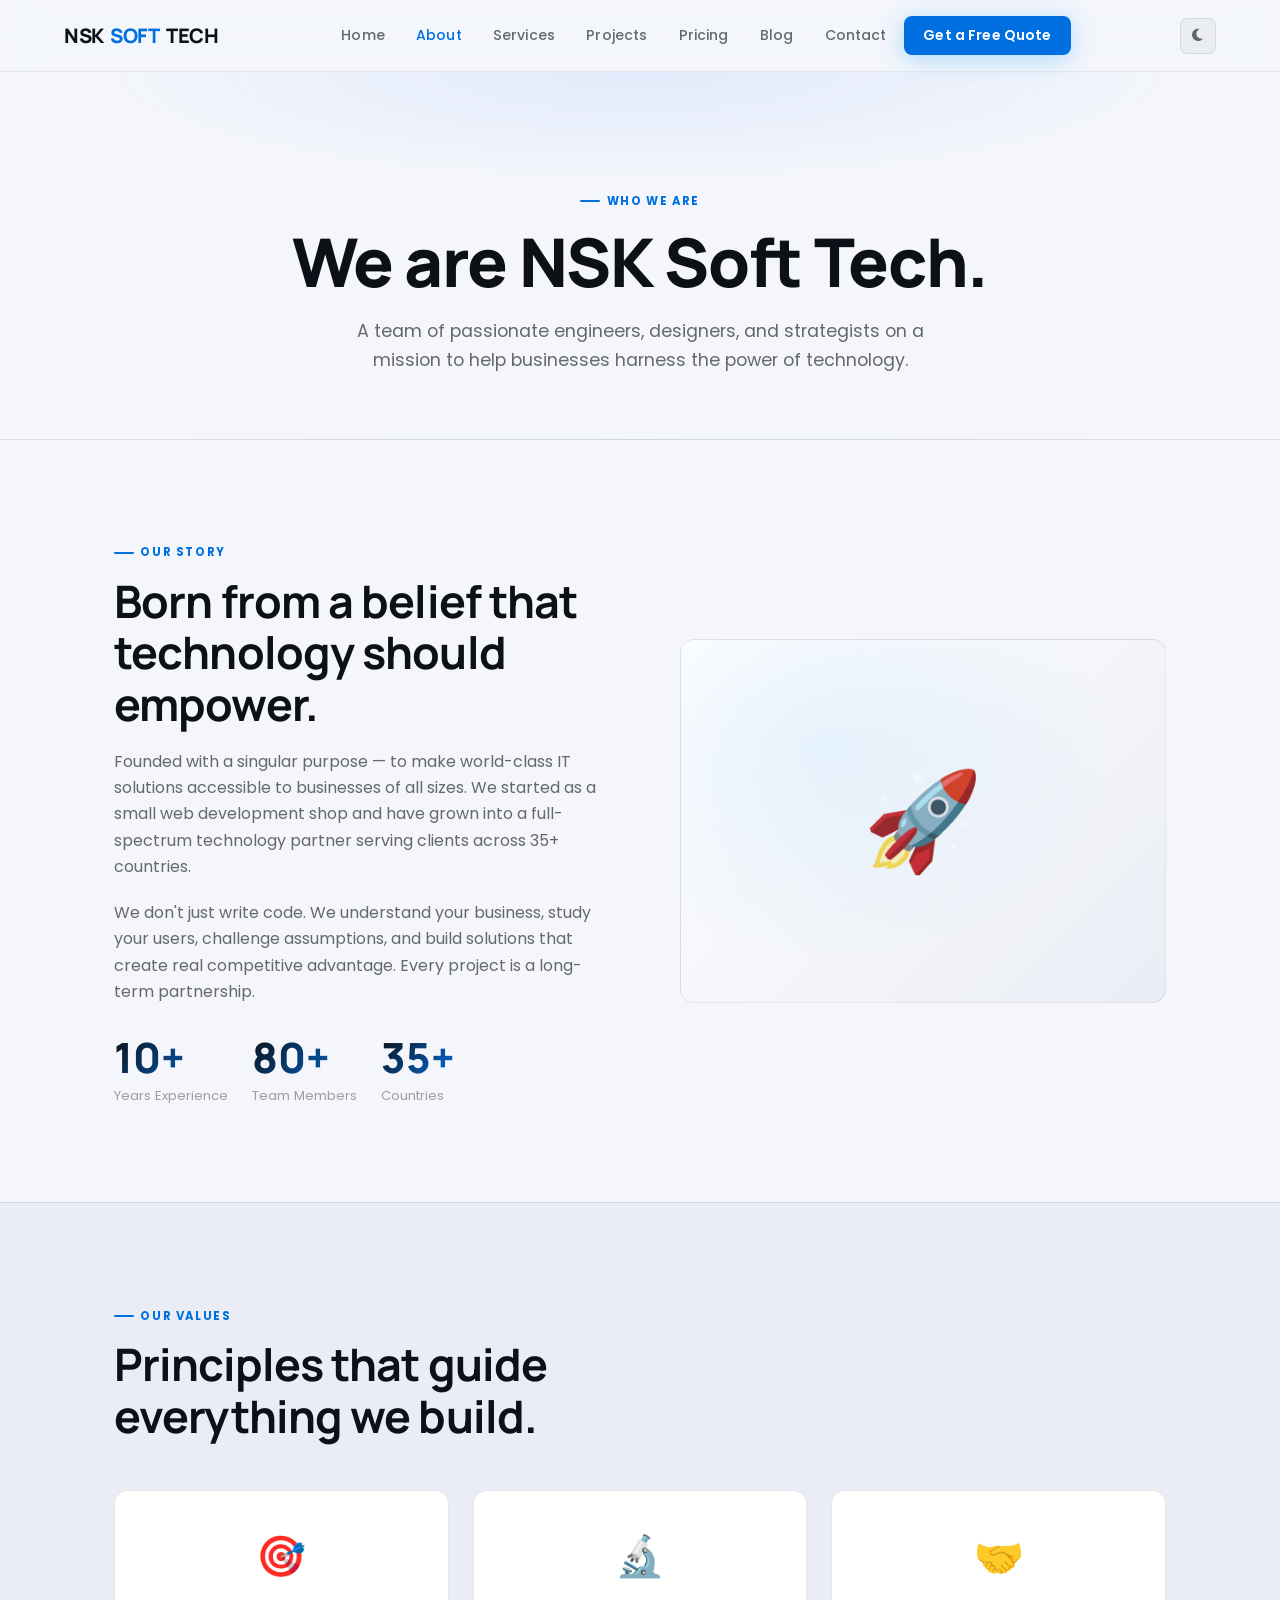
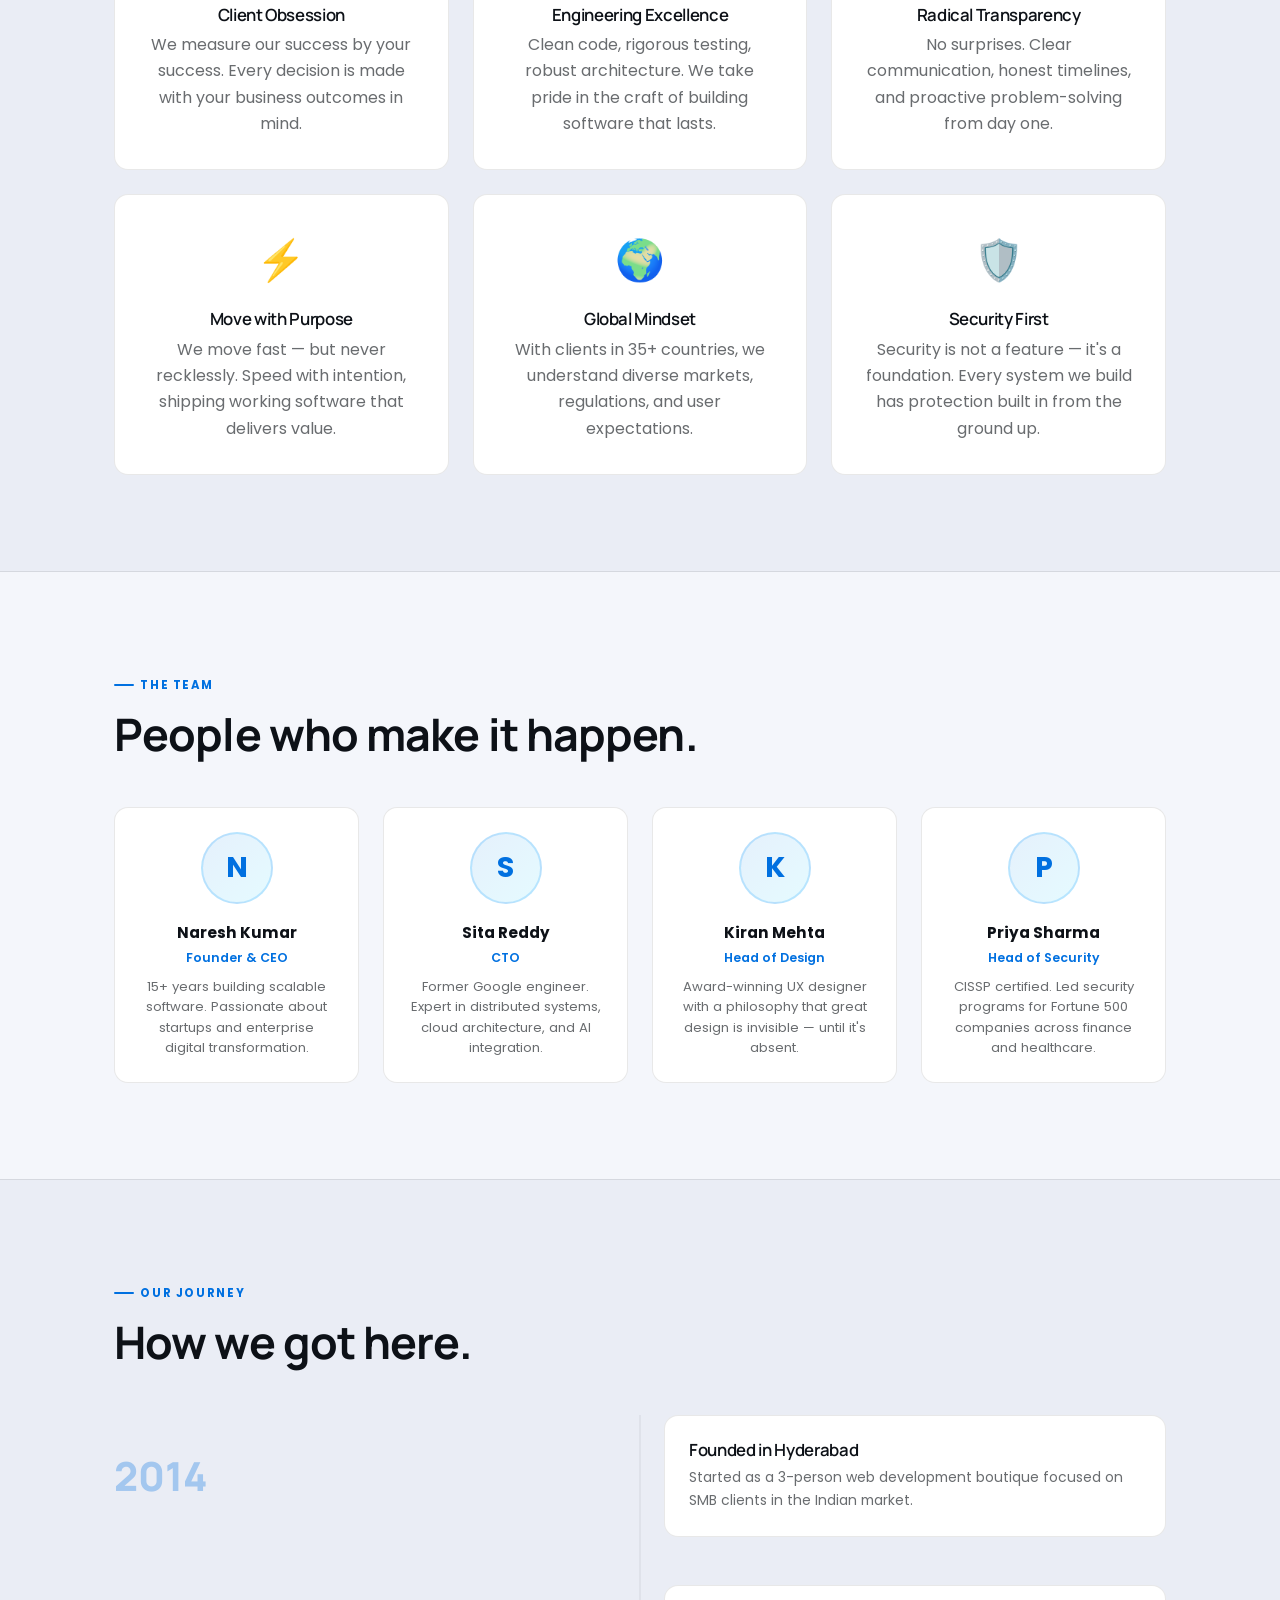
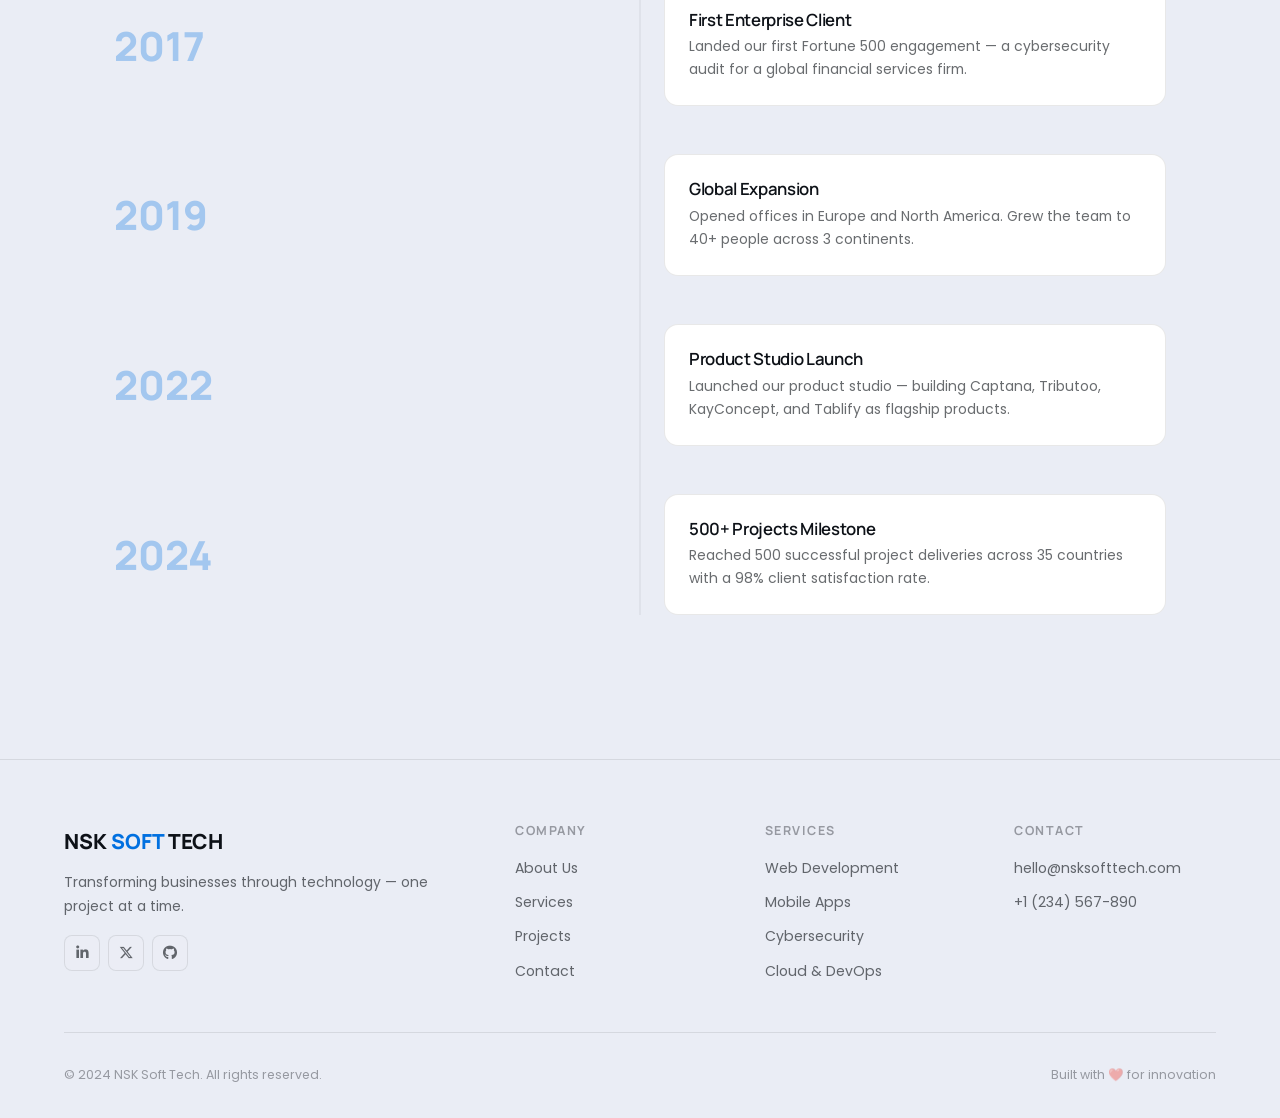
<file: about.html>
<!DOCTYPE html>
<html lang="en" class="light">
<head>
<meta charset="UTF-8">
<meta name="viewport" content="width=device-width, initial-scale=1.0">
<title>About Us – NSK Soft Tech</title>
<link rel="stylesheet" href="style.css">
<link rel="stylesheet" href="https://cdnjs.cloudflare.com/ajax/libs/font-awesome/6.5.0/css/all.min.css">
<style>
.page-hero { padding:7rem 0 4rem; background:radial-gradient(ellipse 70% 50% at 50% 0%, rgba(0,100,255,0.08) 0%, transparent 60%); border-bottom:1px solid var(--border); text-align:center; }
.page-hero .label { justify-content:center; }
.page-hero h1 { margin-bottom:1rem; }
.page-hero p { max-width:580px; margin:0 auto; font-size:1.1rem; }

.story-grid { display:grid; grid-template-columns:1fr 1fr; gap:5rem; align-items:center; }
.story-img {
  border-radius:var(--radius); overflow:hidden;
  background:linear-gradient(135deg,var(--surface),var(--bg2));
  border:1px solid var(--border); aspect-ratio:4/3;
  display:flex; align-items:center; justify-content:center; font-size:6rem;
  position:relative;
}
.story-img::after {
  content:''; position:absolute; inset:0;
  background:radial-gradient(ellipse at 30% 30%, rgba(0,148,255,0.08) 0%, transparent 60%);
}

.values-grid { display:grid; grid-template-columns:repeat(3,1fr); gap:1.5rem; margin-top:3rem; }
.value-card { border:1px solid var(--border); border-radius:var(--radius); padding:2rem; background:var(--surface); text-align:center; }
.value-icon { font-size:2.5rem; margin-bottom:1rem; display:block; }
.value-card h4 { margin-bottom:0.5rem; }

.team-grid { display:grid; grid-template-columns:repeat(4,1fr); gap:1.5rem; margin-top:3rem; }
.team-card { background:var(--surface); border:1px solid var(--border); border-radius:var(--radius); padding:1.5rem; text-align:center; transition:all var(--transition); }
.team-card:hover { border-color:var(--border-glow); transform:translateY(-3px); }
.team-avatar { width:72px; height:72px; border-radius:50%; background:linear-gradient(135deg,var(--blue-glow),rgba(0,212,255,0.1)); border:2px solid rgba(0,148,255,0.2); margin:0 auto 1rem; display:flex; align-items:center; justify-content:center; font-size:1.8rem; font-weight:700; color:var(--blue); }
.team-name { font-weight:700; font-size:0.95rem; margin-bottom:0.2rem; }
.team-role { font-size:0.78rem; color:var(--blue); font-weight:600; }
.team-bio { font-size:0.82rem; color:var(--text-muted); margin-top:0.5rem; line-height:1.55; }

.timeline { margin-top:3rem; position:relative; }
.timeline::before { content:''; position:absolute; left:50%; top:0; bottom:0; width:1px; background:var(--border); transform:translateX(-50%); }
.timeline-item { display:grid; grid-template-columns:1fr 1fr; gap:3rem; margin-bottom:3rem; align-items:center; }
.timeline-item:nth-child(even) .tl-content { order:2; }
.timeline-item:nth-child(even) .tl-year { order:1; text-align:right; }
.tl-year { font-family:'Manrope',sans-serif; font-size:2.5rem; font-weight:800; color:var(--blue); opacity:0.3; }
.tl-content { background:var(--surface); border:1px solid var(--border); border-radius:var(--radius); padding:1.5rem; }
.tl-content h4 { margin-bottom:0.4rem; }
.tl-content p { font-size:0.87rem; }
</style>
</head>
<body>
<nav id="navbar">
  <a href="index.html" class="nav-logo">NSK <span>SOFT</span> TECH</a>
  <ul class="nav-links">
    <li><a href="index.html">Home</a></li>
    <li><a href="about.html" class="active">About</a></li>
    <li><a href="services.html">Services</a></li>
    <li><a href="projects.html">Projects</a></li>
    <li><a href="pricing.html">Pricing</a></li>
    <li><a href="blog.html">Blog</a></li>
    <li><a href="contact.html">Contact</a></li>
    <li class="nav-cta-wrap"><a href="contact.html" class="btn btn-primary nav-cta">Get a Free Quote</a></li>
  </ul>
  <div style="display:flex;align-items:center;gap:0.5rem;">
    <button class="theme-toggle" id="themeToggle" onclick="toggleTheme()" aria-label="Toggle dark mode" title="Toggle dark / light mode"><i class="fas fa-moon" id="themeIcon"></i></button>
    <button class="nav-mobile-btn" onclick="toggleMobileMenu()"><i class="fas fa-bars"></i></button>
  </div>
</nav>
<div class="nav-mobile-menu" id="mobileMenu">
  <a href="index.html">Home</a><a href="about.html">About</a><a href="services.html">Services</a>
  <a href="projects.html">Projects</a><a href="pricing.html">Pricing</a>
  <a href="blog.html">Blog</a><a href="contact.html">Contact</a>
</div>

<main>
<div class="page-hero">
  <div class="container anim-up">
    <div class="label">Who We Are</div>
    <h1>We are NSK Soft Tech.</h1>
    <p>A team of passionate engineers, designers, and strategists on a mission to help businesses harness the power of technology.</p>
  </div>
</div>

<!-- STORY -->
<section>
  <div class="container">
    <div class="story-grid">
      <div class="reveal">
        <div class="label">Our Story</div>
        <h2>Born from a belief that technology should empower.</h2>
        <p style="margin:1.2rem 0">Founded with a singular purpose — to make world-class IT solutions accessible to businesses of all sizes. We started as a small web development shop and have grown into a full-spectrum technology partner serving clients across 35+ countries.</p>
        <p>We don't just write code. We understand your business, study your users, challenge assumptions, and build solutions that create real competitive advantage. Every project is a long-term partnership.</p>
        <div style="display:flex;gap:1.5rem;margin-top:2rem;flex-wrap:wrap">
          <div><div class="stat-num">10+</div><div class="stat-label">Years Experience</div></div>
          <div><div class="stat-num">80+</div><div class="stat-label">Team Members</div></div>
          <div><div class="stat-num">35+</div><div class="stat-label">Countries</div></div>
        </div>
      </div>
      <div class="story-img reveal">🚀</div>
    </div>
  </div>
</section>

<!-- MISSION & VALUES -->
<section style="background:var(--bg2);border-top:1px solid var(--border);border-bottom:1px solid var(--border)">
  <div class="container">
    <div class="label reveal">Our Values</div>
    <h2 class="reveal">Principles that guide<br>everything we build.</h2>
    <div class="values-grid">
      <div class="value-card reveal">
        <span class="value-icon">🎯</span>
        <h4>Client Obsession</h4>
        <p>We measure our success by your success. Every decision is made with your business outcomes in mind.</p>
      </div>
      <div class="value-card reveal">
        <span class="value-icon">🔬</span>
        <h4>Engineering Excellence</h4>
        <p>Clean code, rigorous testing, robust architecture. We take pride in the craft of building software that lasts.</p>
      </div>
      <div class="value-card reveal">
        <span class="value-icon">🤝</span>
        <h4>Radical Transparency</h4>
        <p>No surprises. Clear communication, honest timelines, and proactive problem-solving from day one.</p>
      </div>
      <div class="value-card reveal">
        <span class="value-icon">⚡</span>
        <h4>Move with Purpose</h4>
        <p>We move fast — but never recklessly. Speed with intention, shipping working software that delivers value.</p>
      </div>
      <div class="value-card reveal">
        <span class="value-icon">🌍</span>
        <h4>Global Mindset</h4>
        <p>With clients in 35+ countries, we understand diverse markets, regulations, and user expectations.</p>
      </div>
      <div class="value-card reveal">
        <span class="value-icon">🛡️</span>
        <h4>Security First</h4>
        <p>Security is not a feature — it's a foundation. Every system we build has protection built in from the ground up.</p>
      </div>
    </div>
  </div>
</section>

<!-- TEAM -->
<section>
  <div class="container">
    <div class="label reveal">The Team</div>
    <h2 class="reveal">People who make it happen.</h2>
    <div class="team-grid">
      <div class="team-card reveal">
        <div class="team-avatar">N</div>
        <div class="team-name">Naresh Kumar</div>
        <div class="team-role">Founder & CEO</div>
        <div class="team-bio">15+ years building scalable software. Passionate about startups and enterprise digital transformation.</div>
      </div>
      <div class="team-card reveal">
        <div class="team-avatar">S</div>
        <div class="team-name">Sita Reddy</div>
        <div class="team-role">CTO</div>
        <div class="team-bio">Former Google engineer. Expert in distributed systems, cloud architecture, and AI integration.</div>
      </div>
      <div class="team-card reveal">
        <div class="team-avatar">K</div>
        <div class="team-name">Kiran Mehta</div>
        <div class="team-role">Head of Design</div>
        <div class="team-bio">Award-winning UX designer with a philosophy that great design is invisible — until it's absent.</div>
      </div>
      <div class="team-card reveal">
        <div class="team-avatar">P</div>
        <div class="team-name">Priya Sharma</div>
        <div class="team-role">Head of Security</div>
        <div class="team-bio">CISSP certified. Led security programs for Fortune 500 companies across finance and healthcare.</div>
      </div>
    </div>
  </div>
</section>

<!-- TIMELINE -->
<section style="background:var(--bg2);border-top:1px solid var(--border)">
  <div class="container">
    <div class="label reveal">Our Journey</div>
    <h2 class="reveal">How we got here.</h2>
    <div class="timeline">
      <div class="timeline-item reveal">
        <div class="tl-year">2014</div>
        <div class="tl-content"><h4>Founded in Hyderabad</h4><p>Started as a 3-person web development boutique focused on SMB clients in the Indian market.</p></div>
      </div>
      <div class="timeline-item reveal">
        <div class="tl-content"><h4>First Enterprise Client</h4><p>Landed our first Fortune 500 engagement — a cybersecurity audit for a global financial services firm.</p></div>
        <div class="tl-year" style="text-align:left">2017</div>
      </div>
      <div class="timeline-item reveal">
        <div class="tl-year">2019</div>
        <div class="tl-content"><h4>Global Expansion</h4><p>Opened offices in Europe and North America. Grew the team to 40+ people across 3 continents.</p></div>
      </div>
      <div class="timeline-item reveal">
        <div class="tl-content"><h4>Product Studio Launch</h4><p>Launched our product studio — building Captana, Tributoo, KayConcept, and Tablify as flagship products.</p></div>
        <div class="tl-year" style="text-align:left">2022</div>
      </div>
      <div class="timeline-item reveal">
        <div class="tl-year">2024</div>
        <div class="tl-content"><h4>500+ Projects Milestone</h4><p>Reached 500 successful project deliveries across 35 countries with a 98% client satisfaction rate.</p></div>
      </div>
    </div>
  </div>
</section>

</main>

<footer>
  <div class="footer-grid">
    <div class="footer-brand"><div class="brand">NSK <span>SOFT</span> TECH</div><p>Transforming businesses through technology — one project at a time.</p><div class="social-links"><a href="#" class="social-btn"><i class="fab fa-linkedin-in"></i></a><a href="#" class="social-btn"><i class="fab fa-x-twitter"></i></a><a href="#" class="social-btn"><i class="fab fa-github"></i></a></div></div>
    <div class="footer-col"><h5>Company</h5><ul><li><a href="about.html">About Us</a></li><li><a href="services.html">Services</a></li><li><a href="projects.html">Projects</a></li><li><a href="contact.html">Contact</a></li></ul></div>
    <div class="footer-col"><h5>Services</h5><ul><li><a href="services.html">Web Development</a></li><li><a href="services.html">Mobile Apps</a></li><li><a href="services.html">Cybersecurity</a></li><li><a href="services.html">Cloud & DevOps</a></li></ul></div>
    <div class="footer-col"><h5>Contact</h5><ul><li><a href="mailto:hello@nsksofttech.com">hello@nsksofttech.com</a></li><li><a href="tel:+1234567890">+1 (234) 567-890</a></li></ul></div>
  </div>
  <div class="footer-bottom"><span>© 2024 NSK Soft Tech. All rights reserved.</span><span>Built with ❤️ for innovation</span></div>
</footer>
<script src="main.js"></script>
</body>
</html>
</file>
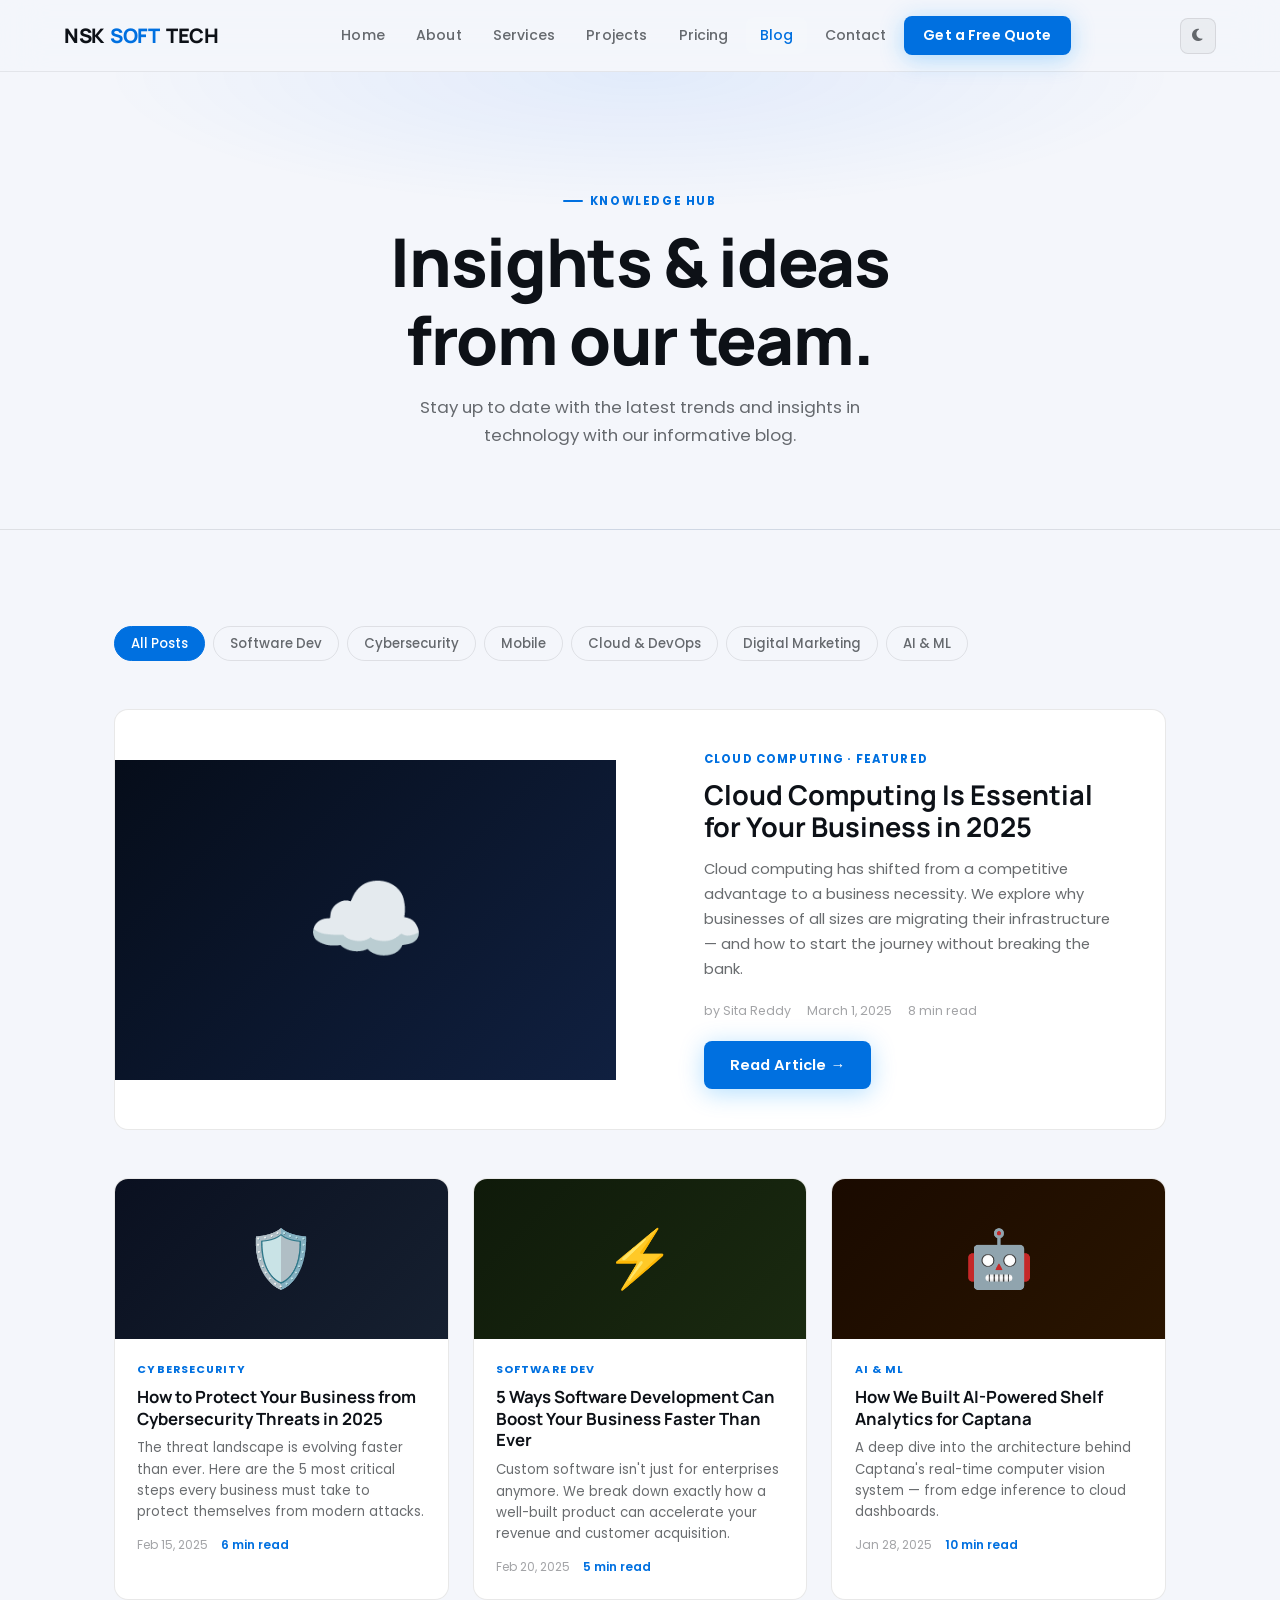
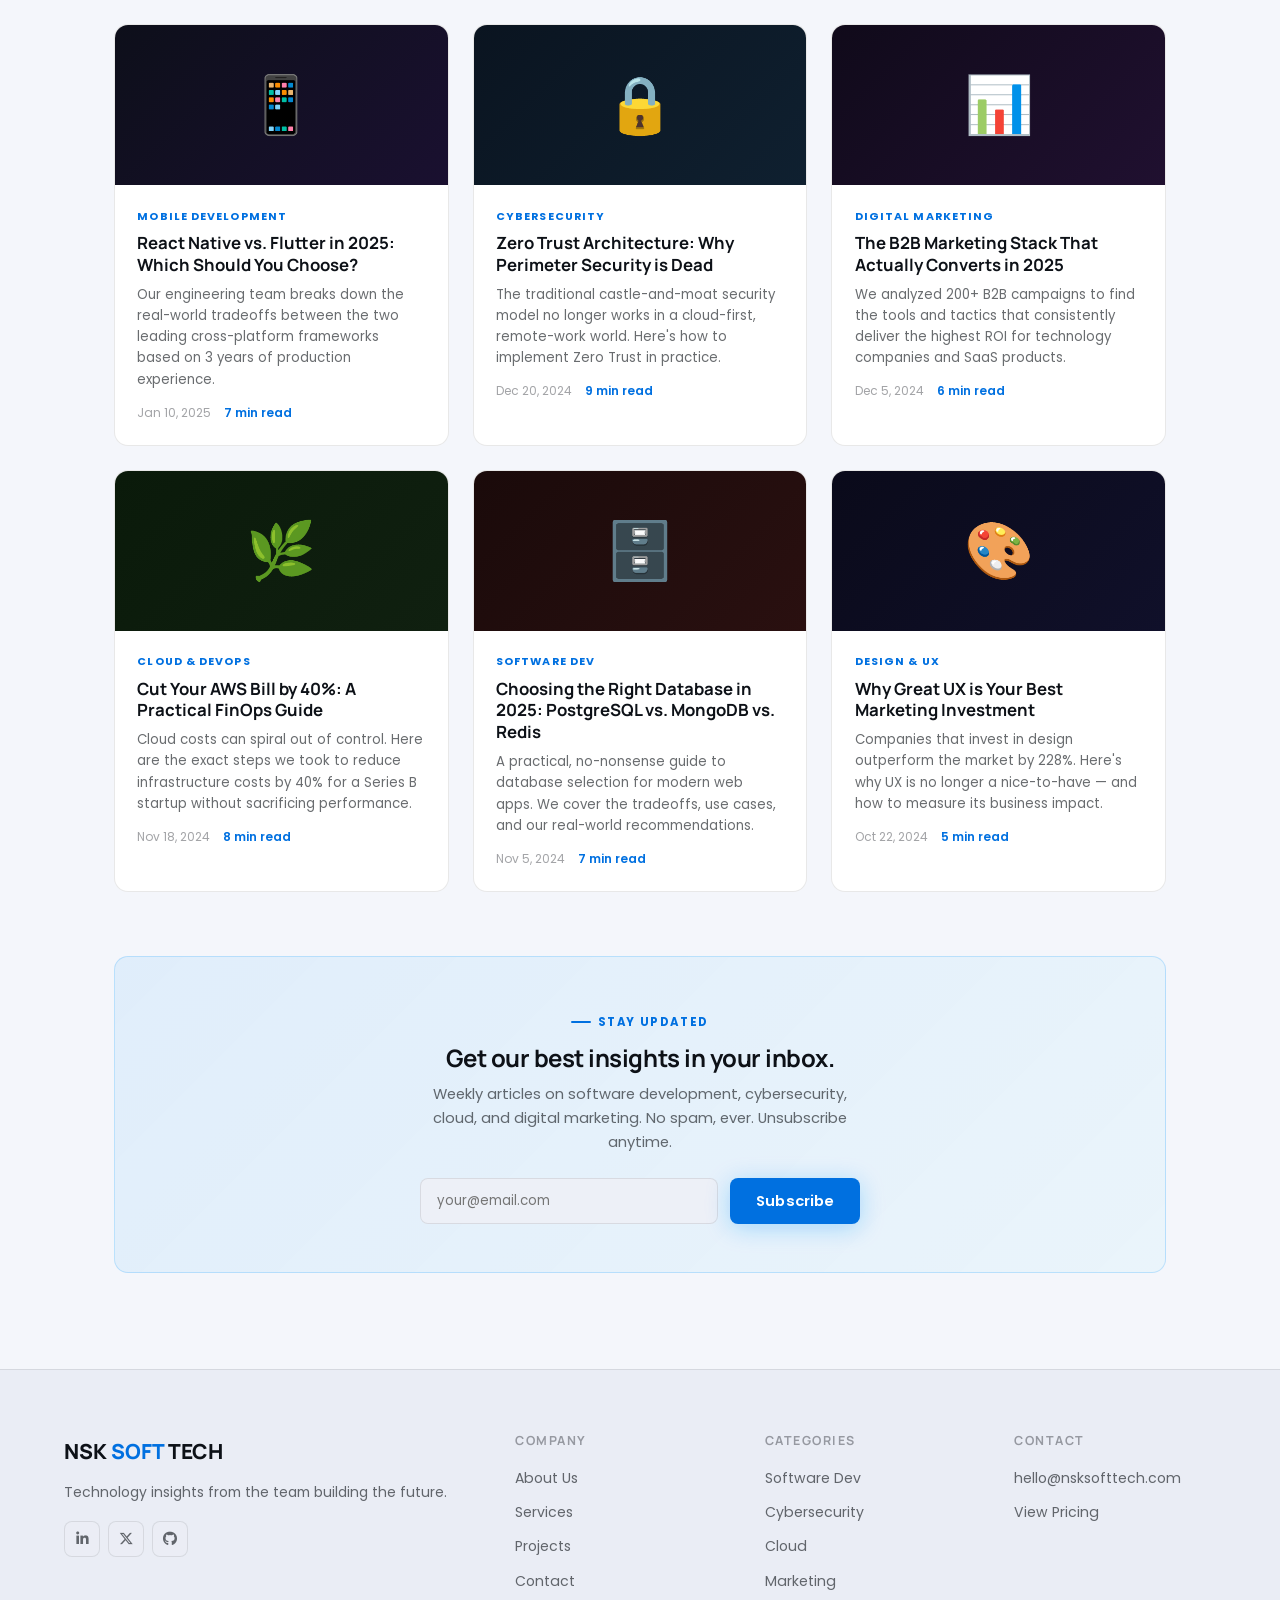
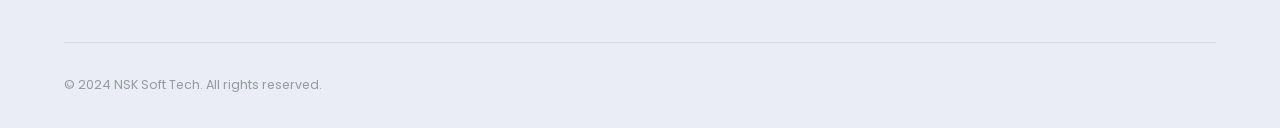
<file: blog.html>
<!DOCTYPE html>
<html lang="en" class="light">
<head>
<meta charset="UTF-8">
<meta name="viewport" content="width=device-width, initial-scale=1.0">
<title>Blog – NSK Soft Tech</title>
<link rel="stylesheet" href="style.css">
<link rel="stylesheet" href="https://cdnjs.cloudflare.com/ajax/libs/font-awesome/6.5.0/css/all.min.css">
<style>
.page-hero { padding:7rem 0 5rem; text-align:center; background:radial-gradient(ellipse 70% 50% at 50% 0%, rgba(0,100,255,0.08) 0%, transparent 60%); border-bottom:1px solid var(--border); }
.page-hero .label { justify-content:center; }
.page-hero p { max-width:520px; margin:1rem auto 0; font-size:1.05rem; }

.blog-filter { display:flex; gap:0.5rem; flex-wrap:wrap; margin-bottom:3rem; }
.blog-filter button {
  padding:0.4rem 1rem; border-radius:100px; cursor:pointer;
  background:transparent; border:1px solid var(--border);
  color:var(--text-muted); font-size:0.83rem; font-weight:500;
  font-family:'Poppins',sans-serif; transition:all var(--transition);
}
.blog-filter button.active, .blog-filter button:hover { background:var(--blue); color:#fff; border-color:var(--blue); }

/* FEATURED POST */
.featured-post {
  display:grid; grid-template-columns:1fr 1fr; gap:3rem; align-items:center;
  background:var(--surface); border:1px solid var(--border);
  border-radius:var(--radius); overflow:hidden; margin-bottom:3rem;
  transition:border-color var(--transition);
}
.featured-post:hover { border-color:var(--border-glow); }
.fp-image {
  height:320px; background:linear-gradient(135deg,#0a1628,#1a2a4a);
  display:flex; align-items:center; justify-content:center; font-size:6rem;
}
.fp-body { padding:2.5rem; }
.fp-category { font-size:0.72rem; font-weight:700; text-transform:uppercase; letter-spacing:0.1em; color:var(--blue); margin-bottom:0.6rem; }
.fp-title { font-family:'Manrope',sans-serif; font-size:1.7rem; font-weight:700; margin-bottom:0.8rem; line-height:1.2; }
.fp-excerpt { font-size:0.92rem; color:var(--text-muted); line-height:1.7; margin-bottom:1.2rem; }
.fp-meta { display:flex; align-items:center; gap:1rem; font-size:0.78rem; color:var(--text-faint); }

/* POSTS GRID */
.posts-grid { display:grid; grid-template-columns:repeat(3,1fr); gap:1.5rem; }
.post-card {
  background:var(--surface); border:1px solid var(--border);
  border-radius:var(--radius); overflow:hidden;
  transition:all var(--transition); text-decoration:none; display:block;
  cursor:pointer;
}
.post-card:hover { border-color:var(--border-glow); transform:translateY(-3px); box-shadow:0 12px 40px rgba(0,0,0,0.3); }
.post-img {
  height:160px; display:flex; align-items:center; justify-content:center;
  font-size:3.5rem; position:relative;
}
.post-body { padding:1.4rem; }
.post-cat { font-size:0.68rem; font-weight:700; text-transform:uppercase; letter-spacing:0.1em; color:var(--blue); margin-bottom:0.4rem; }
.post-title { font-family:'Manrope',sans-serif; font-size:1.05rem; font-weight:700; margin-bottom:0.5rem; line-height:1.3; }
.post-excerpt { font-size:0.83rem; color:var(--text-muted); line-height:1.6; margin-bottom:0.8rem; }
.post-meta { display:flex; align-items:center; gap:0.8rem; font-size:0.75rem; color:var(--text-faint); flex-wrap:wrap; }
.post-date { }
.post-read { color:var(--blue); font-weight:600; }

/* NEWSLETTER */
.newsletter-box {
  background:linear-gradient(135deg, rgba(0,148,255,0.08), rgba(0,212,255,0.04));
  border:1px solid rgba(0,148,255,0.2); border-radius:var(--radius);
  padding:3rem; text-align:center; margin-top:4rem;
}
.newsletter-box h3 { font-size:1.5rem; margin-bottom:0.6rem; }
.newsletter-box p { max-width:420px; margin:0 auto 1.5rem; font-size:0.92rem; }
.newsletter-form { display:flex; gap:0.8rem; max-width:440px; margin:0 auto; }
.newsletter-form input {
  flex:1; background:var(--surface2); border:1px solid var(--border);
  border-radius:var(--radius-sm); padding:0.75rem 1rem;
  color:var(--text); font-family:'Poppins',sans-serif; outline:none;
  transition:border-color var(--transition);
}
.newsletter-form input:focus { border-color:var(--blue); }
</style>
</head>
<body>
<nav id="navbar">
  <a href="index.html" class="nav-logo">NSK <span>SOFT</span> TECH</a>
  <ul class="nav-links">
    <li><a href="index.html">Home</a></li><li><a href="about.html">About</a></li>
    <li><a href="services.html">Services</a></li><li><a href="projects.html">Projects</a></li>
    <li><a href="pricing.html">Pricing</a></li>
    <li><a href="blog.html" class="active">Blog</a></li>
    <li><a href="contact.html">Contact</a></li>
    <li class="nav-cta-wrap"><a href="contact.html" class="btn btn-primary nav-cta">Get a Free Quote</a></li>
  </ul>
  <div style="display:flex;align-items:center;gap:0.5rem;">
    <button class="theme-toggle" id="themeToggle" onclick="toggleTheme()" aria-label="Toggle dark mode" title="Toggle dark / light mode"><i class="fas fa-moon" id="themeIcon"></i></button>
    <button class="nav-mobile-btn" onclick="toggleMobileMenu()"><i class="fas fa-bars"></i></button>
  </div>
</nav>
<div class="nav-mobile-menu" id="mobileMenu">
  <a href="index.html">Home</a><a href="about.html">About</a><a href="services.html">Services</a>
  <a href="projects.html">Projects</a><a href="pricing.html">Pricing</a>
  <a href="blog.html">Blog</a><a href="contact.html">Contact</a>
</div>
<main>

<div class="page-hero">
  <div class="container anim-up">
    <div class="label">Knowledge Hub</div>
    <h1>Insights & ideas<br>from our team.</h1>
    <p>Stay up to date with the latest trends and insights in technology with our informative blog.</p>
  </div>
</div>

<section>
  <div class="container">
    <div class="blog-filter reveal">
      <button class="active">All Posts</button>
      <button>Software Dev</button>
      <button>Cybersecurity</button>
      <button>Mobile</button>
      <button>Cloud & DevOps</button>
      <button>Digital Marketing</button>
      <button>AI & ML</button>
    </div>

    <!-- FEATURED -->
    <div class="featured-post reveal">
      <div class="fp-image" style="background:linear-gradient(135deg,#060d1a,#102040)">☁️</div>
      <div class="fp-body">
        <div class="fp-category">Cloud Computing · Featured</div>
        <div class="fp-title">Cloud Computing Is Essential for Your Business in 2025</div>
        <div class="fp-excerpt">Cloud computing has shifted from a competitive advantage to a business necessity. We explore why businesses of all sizes are migrating their infrastructure — and how to start the journey without breaking the bank.</div>
        <div class="fp-meta">
          <span>by Sita Reddy</span>
          <span>March 1, 2025</span>
          <span>8 min read</span>
        </div>
        <a href="#" class="btn btn-primary" style="margin-top:1.2rem">Read Article →</a>
      </div>
    </div>

    <!-- POSTS -->
    <div class="posts-grid">

      <div class="post-card reveal">
        <div class="post-img" style="background:linear-gradient(135deg,#0a1020,#162030)">🛡️</div>
        <div class="post-body">
          <div class="post-cat">Cybersecurity</div>
          <div class="post-title">How to Protect Your Business from Cybersecurity Threats in 2025</div>
          <div class="post-excerpt">The threat landscape is evolving faster than ever. Here are the 5 most critical steps every business must take to protect themselves from modern attacks.</div>
          <div class="post-meta"><span class="post-date">Feb 15, 2025</span><span class="post-read">6 min read</span></div>
        </div>
      </div>

      <div class="post-card reveal">
        <div class="post-img" style="background:linear-gradient(135deg,#0f1a0a,#1a2a10)">⚡</div>
        <div class="post-body">
          <div class="post-cat">Software Dev</div>
          <div class="post-title">5 Ways Software Development Can Boost Your Business Faster Than Ever</div>
          <div class="post-excerpt">Custom software isn't just for enterprises anymore. We break down exactly how a well-built product can accelerate your revenue and customer acquisition.</div>
          <div class="post-meta"><span class="post-date">Feb 20, 2025</span><span class="post-read">5 min read</span></div>
        </div>
      </div>

      <div class="post-card reveal">
        <div class="post-img" style="background:linear-gradient(135deg,#1a0a00,#2a1500)">🤖</div>
        <div class="post-body">
          <div class="post-cat">AI & ML</div>
          <div class="post-title">How We Built AI-Powered Shelf Analytics for Captana</div>
          <div class="post-excerpt">A deep dive into the architecture behind Captana's real-time computer vision system — from edge inference to cloud dashboards.</div>
          <div class="post-meta"><span class="post-date">Jan 28, 2025</span><span class="post-read">10 min read</span></div>
        </div>
      </div>

      <div class="post-card reveal">
        <div class="post-img" style="background:linear-gradient(135deg,#0d0f1a,#1a1030)">📱</div>
        <div class="post-body">
          <div class="post-cat">Mobile Development</div>
          <div class="post-title">React Native vs. Flutter in 2025: Which Should You Choose?</div>
          <div class="post-excerpt">Our engineering team breaks down the real-world tradeoffs between the two leading cross-platform frameworks based on 3 years of production experience.</div>
          <div class="post-meta"><span class="post-date">Jan 10, 2025</span><span class="post-read">7 min read</span></div>
        </div>
      </div>

      <div class="post-card reveal">
        <div class="post-img" style="background:linear-gradient(135deg,#0a1420,#0f2030)">🔒</div>
        <div class="post-body">
          <div class="post-cat">Cybersecurity</div>
          <div class="post-title">Zero Trust Architecture: Why Perimeter Security is Dead</div>
          <div class="post-excerpt">The traditional castle-and-moat security model no longer works in a cloud-first, remote-work world. Here's how to implement Zero Trust in practice.</div>
          <div class="post-meta"><span class="post-date">Dec 20, 2024</span><span class="post-read">9 min read</span></div>
        </div>
      </div>

      <div class="post-card reveal">
        <div class="post-img" style="background:linear-gradient(135deg,#100a1a,#201030)">📊</div>
        <div class="post-body">
          <div class="post-cat">Digital Marketing</div>
          <div class="post-title">The B2B Marketing Stack That Actually Converts in 2025</div>
          <div class="post-excerpt">We analyzed 200+ B2B campaigns to find the tools and tactics that consistently deliver the highest ROI for technology companies and SaaS products.</div>
          <div class="post-meta"><span class="post-date">Dec 5, 2024</span><span class="post-read">6 min read</span></div>
        </div>
      </div>

      <div class="post-card reveal">
        <div class="post-img" style="background:linear-gradient(135deg,#0a1a0a,#102010)">🌿</div>
        <div class="post-body">
          <div class="post-cat">Cloud & DevOps</div>
          <div class="post-title">Cut Your AWS Bill by 40%: A Practical FinOps Guide</div>
          <div class="post-excerpt">Cloud costs can spiral out of control. Here are the exact steps we took to reduce infrastructure costs by 40% for a Series B startup without sacrificing performance.</div>
          <div class="post-meta"><span class="post-date">Nov 18, 2024</span><span class="post-read">8 min read</span></div>
        </div>
      </div>

      <div class="post-card reveal">
        <div class="post-img" style="background:linear-gradient(135deg,#1a0a0a,#2a1010)">🗄️</div>
        <div class="post-body">
          <div class="post-cat">Software Dev</div>
          <div class="post-title">Choosing the Right Database in 2025: PostgreSQL vs. MongoDB vs. Redis</div>
          <div class="post-excerpt">A practical, no-nonsense guide to database selection for modern web apps. We cover the tradeoffs, use cases, and our real-world recommendations.</div>
          <div class="post-meta"><span class="post-date">Nov 5, 2024</span><span class="post-read">7 min read</span></div>
        </div>
      </div>

      <div class="post-card reveal">
        <div class="post-img" style="background:linear-gradient(135deg,#0a0a1a,#10102a)">🎨</div>
        <div class="post-body">
          <div class="post-cat">Design & UX</div>
          <div class="post-title">Why Great UX is Your Best Marketing Investment</div>
          <div class="post-excerpt">Companies that invest in design outperform the market by 228%. Here's why UX is no longer a nice-to-have — and how to measure its business impact.</div>
          <div class="post-meta"><span class="post-date">Oct 22, 2024</span><span class="post-read">5 min read</span></div>
        </div>
      </div>

    </div>

    <!-- NEWSLETTER -->
    <div class="newsletter-box reveal">
      <div class="label" style="justify-content:center">Stay Updated</div>
      <h3>Get our best insights in your inbox.</h3>
      <p>Weekly articles on software development, cybersecurity, cloud, and digital marketing. No spam, ever. Unsubscribe anytime.</p>
      <div class="newsletter-form">
        <input type="email" placeholder="your@email.com">
        <button class="btn btn-primary" onclick="this.textContent='Subscribed ✓';this.disabled=true;this.style.background='var(--green)'">Subscribe</button>
      </div>
    </div>

  </div>
</section>

</main>
<footer>
  <div class="footer-grid">
    <div class="footer-brand"><div class="brand">NSK <span>SOFT</span> TECH</div><p>Technology insights from the team building the future.</p><div class="social-links"><a href="#" class="social-btn"><i class="fab fa-linkedin-in"></i></a><a href="#" class="social-btn"><i class="fab fa-x-twitter"></i></a><a href="#" class="social-btn"><i class="fab fa-github"></i></a></div></div>
    <div class="footer-col"><h5>Company</h5><ul><li><a href="about.html">About Us</a></li><li><a href="services.html">Services</a></li><li><a href="projects.html">Projects</a></li><li><a href="contact.html">Contact</a></li></ul></div>
    <div class="footer-col"><h5>Categories</h5><ul><li><a href="#">Software Dev</a></li><li><a href="#">Cybersecurity</a></li><li><a href="#">Cloud</a></li><li><a href="#">Marketing</a></li></ul></div>
    <div class="footer-col"><h5>Contact</h5><ul><li><a href="mailto:hello@nsksofttech.com">hello@nsksofttech.com</a></li><li><a href="pricing.html">View Pricing</a></li></ul></div>
  </div>
  <div class="footer-bottom"><span>© 2024 NSK Soft Tech. All rights reserved.</span></div>
</footer>
<script src="main.js"></script>
<script>
document.querySelectorAll('.blog-filter button').forEach(btn => {
  btn.addEventListener('click', () => {
    document.querySelectorAll('.blog-filter button').forEach(b => b.classList.remove('active'));
    btn.classList.add('active');
  });
});
</script>
</body>
</html>
</file>
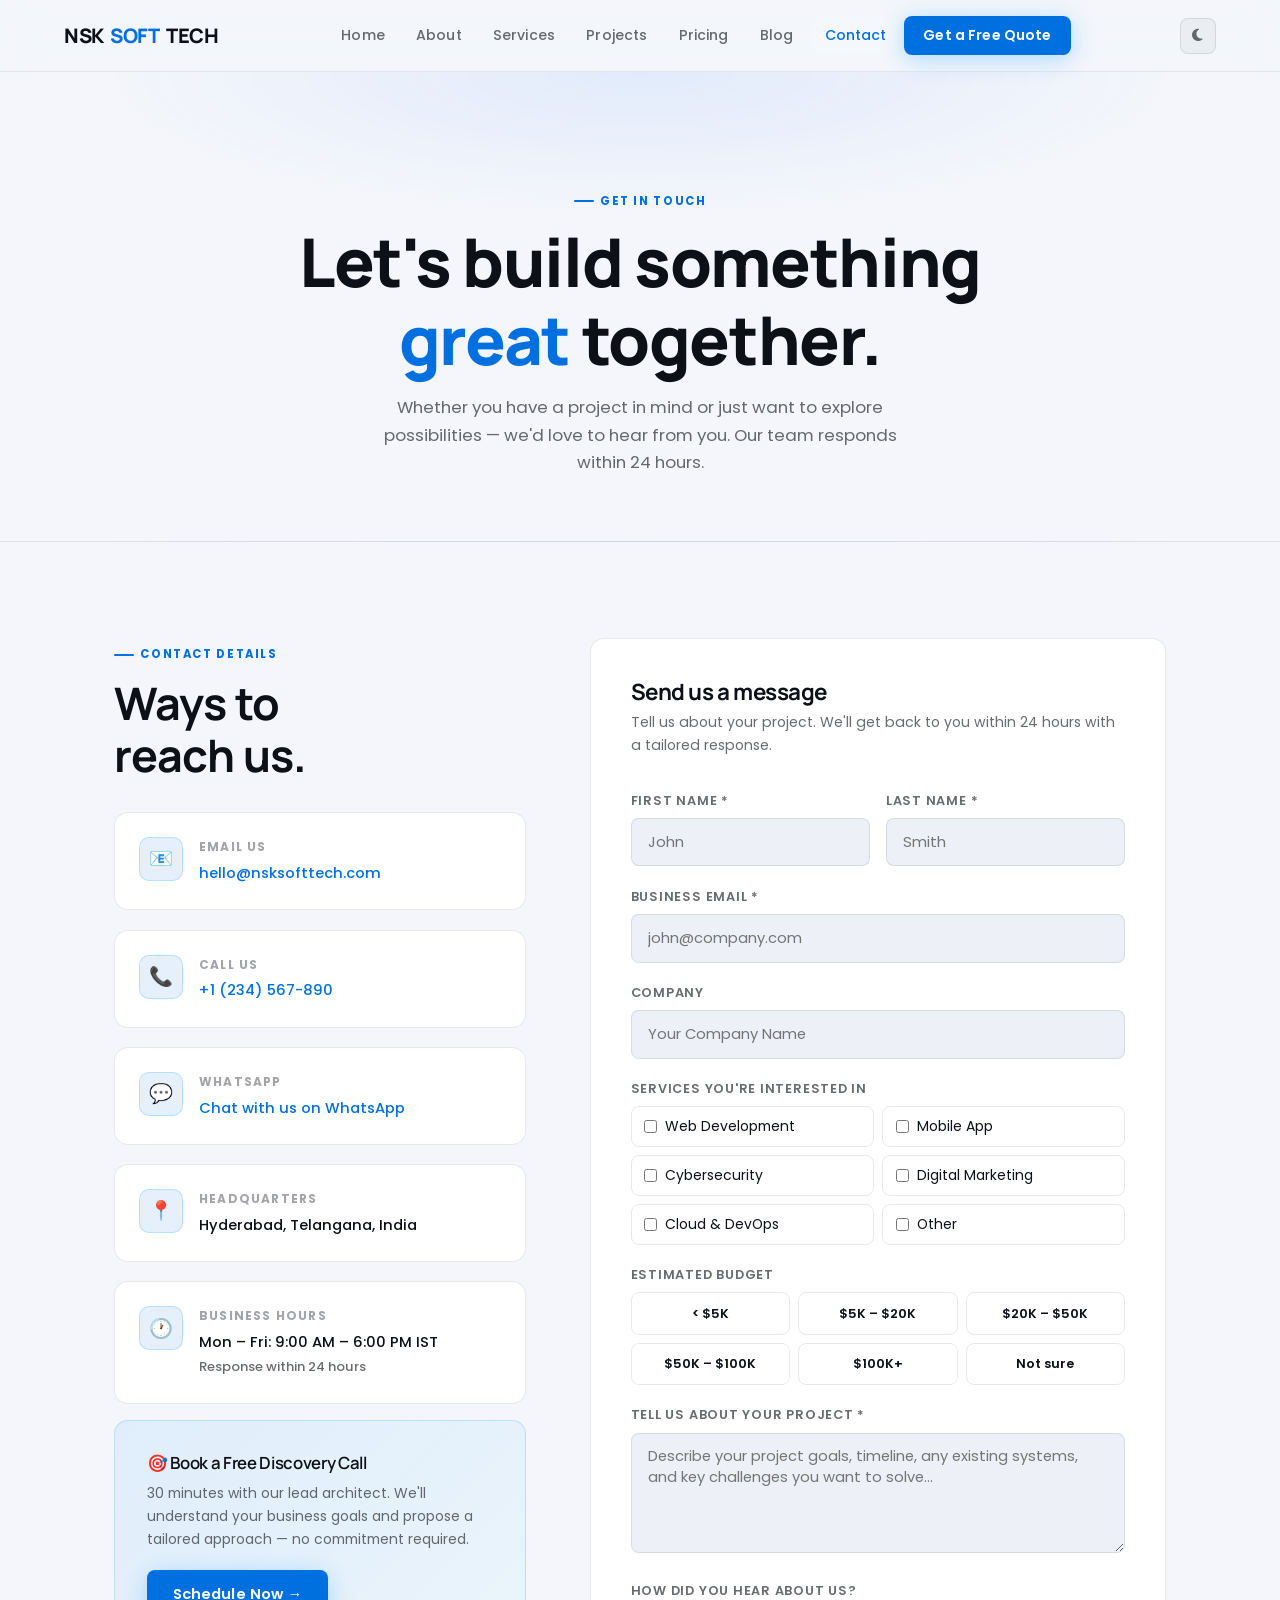
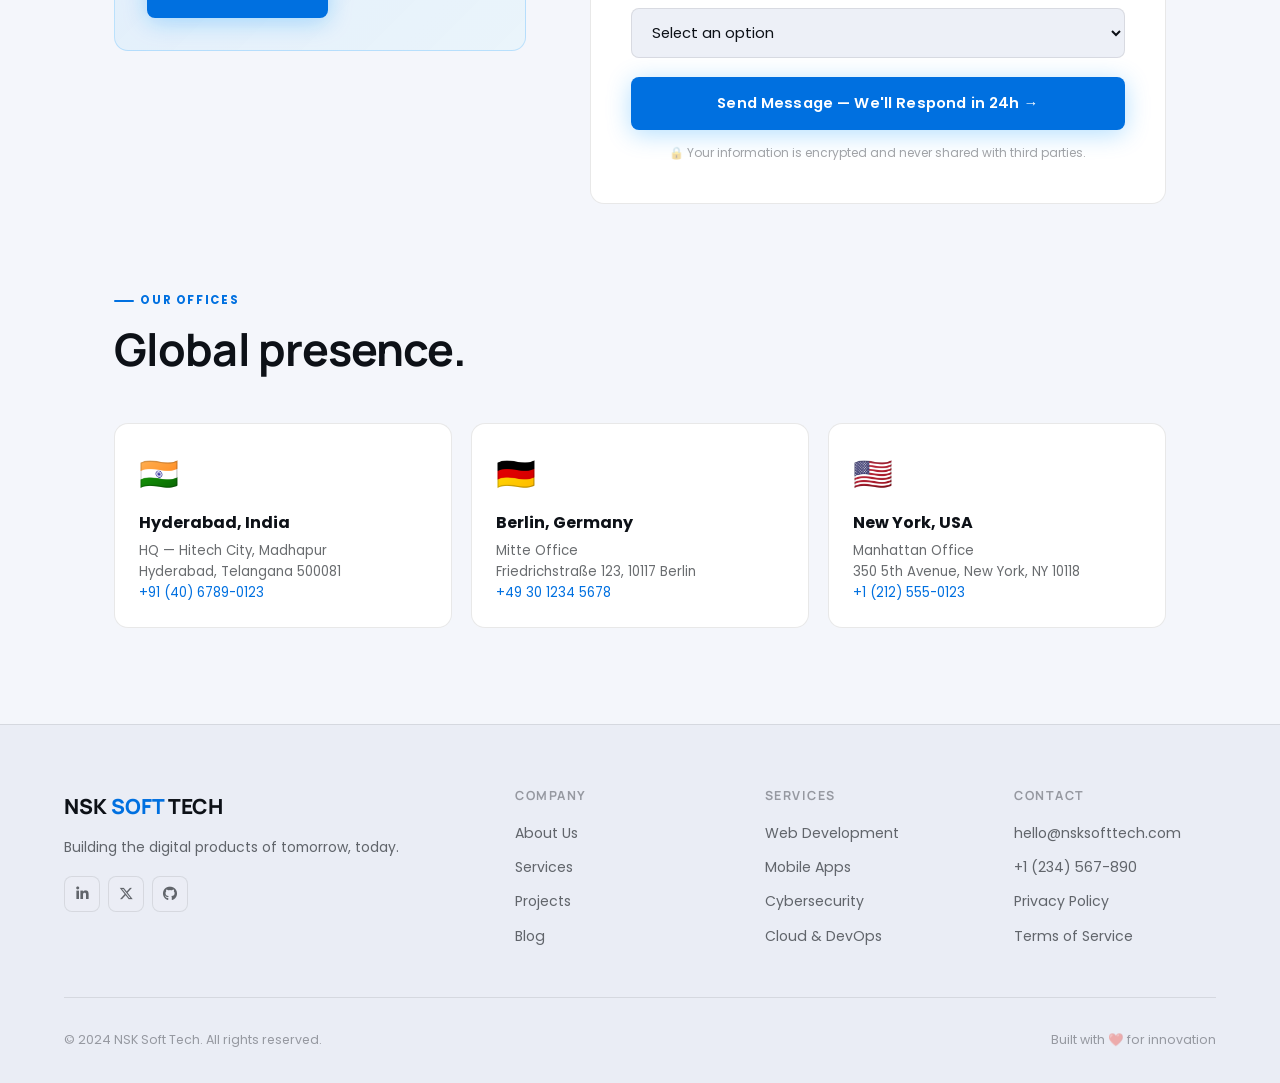
<file: contact.html>
<!DOCTYPE html>
<html lang="en" class="light">
<head>
<meta charset="UTF-8">
<meta name="viewport" content="width=device-width, initial-scale=1.0">
<title>Contact – NSK Soft Tech</title>
<link rel="stylesheet" href="style.css">
<link rel="stylesheet" href="https://cdnjs.cloudflare.com/ajax/libs/font-awesome/6.5.0/css/all.min.css">
<style>
.page-hero { padding:7rem 0 4rem; text-align:center; background:radial-gradient(ellipse 70% 50% at 50% 0%, rgba(0,100,255,0.08) 0%, transparent 60%); border-bottom:1px solid var(--border); }
.page-hero .label { justify-content:center; }
.page-hero p { max-width:520px; margin:1rem auto 0; font-size:1.05rem; }

.contact-layout { display:grid; grid-template-columns:1fr 1.4fr; gap:4rem; align-items:start; }

.contact-info { display:flex; flex-direction:column; gap:1.2rem; }
.ci-card {
  background:var(--surface); border:1px solid var(--border);
  border-radius:var(--radius); padding:1.5rem;
  display:flex; gap:1rem; align-items:flex-start;
  transition:border-color var(--transition);
}
.ci-card:hover { border-color:var(--border-glow); }
.ci-icon {
  width:44px; height:44px; border-radius:10px;
  background:var(--blue-glow); border:1px solid rgba(0,148,255,0.2);
  display:flex; align-items:center; justify-content:center;
  font-size:1.2rem; flex-shrink:0;
}
.ci-label { font-size:0.75rem; font-weight:700; text-transform:uppercase; letter-spacing:0.1em; color:var(--text-faint); margin-bottom:0.25rem; }
.ci-value { font-size:0.92rem; color:var(--text); font-weight:500; }
.ci-value a { color:var(--blue); text-decoration:none; }

.consult-card {
  background:linear-gradient(135deg, rgba(0,148,255,0.08), rgba(0,212,255,0.04));
  border:1px solid rgba(0,148,255,0.2);
  border-radius:var(--radius); padding:2rem; margin-top:1rem;
}
.consult-card h4 { margin-bottom:0.6rem; }
.consult-card p { font-size:0.87rem; margin-bottom:1.2rem; }

.contact-form {
  background:var(--surface); border:1px solid var(--border);
  border-radius:var(--radius); padding:2.5rem;
}
.contact-form h3 { font-size:1.4rem; margin-bottom:0.4rem; }
.contact-form .sub { font-size:0.88rem; color:var(--text-muted); margin-bottom:2rem; }

.service-checkboxes { display:grid; grid-template-columns:1fr 1fr; gap:0.5rem; margin-bottom:1.2rem; }
.checkbox-label { display:flex; align-items:center; gap:0.5rem; font-size:0.87rem; cursor:pointer; padding:0.5rem 0.8rem; border:1px solid var(--border); border-radius:var(--radius-sm); transition:all var(--transition); }
.checkbox-label:hover { border-color:var(--border-glow); }
.checkbox-label input { accent-color:var(--blue); }

.budget-options { display:grid; grid-template-columns:repeat(3,1fr); gap:0.5rem; margin-bottom:1.2rem; }
.budget-opt {
  text-align:center; padding:0.6rem 0.5rem; border:1.5px solid var(--border);
  border-radius:var(--radius-sm); cursor:pointer; font-size:0.8rem; font-weight:600;
  transition:all var(--transition); user-select:none;
}
.budget-opt:hover, .budget-opt.selected { border-color:var(--blue); color:var(--blue); background:var(--blue-glow); }

.success-msg {
  display:none; text-align:center; padding:2rem;
  background:rgba(0,245,160,0.05); border:1px solid rgba(0,245,160,0.2);
  border-radius:var(--radius);
}
.success-msg h4 { font-size:1.3rem; color:var(--green); margin-bottom:0.5rem; }

/* MAP PLACEHOLDER */
.map-card {
  background:var(--surface); border:1px solid var(--border);
  border-radius:var(--radius); overflow:hidden; margin-top:4rem;
}
.map-inner {
  height:280px; background:linear-gradient(135deg,#04070f,#080d1a);
  display:flex; flex-direction:column; align-items:center; justify-content:center; gap:0.8rem;
}
.map-inner p { font-size:0.87rem; color:var(--text-muted); }
.map-caption { padding:1.2rem 1.5rem; display:flex; justify-content:space-between; align-items:center; flex-wrap:wrap; gap:0.5rem; }
.map-address { font-size:0.87rem; color:var(--text-muted); }

.offices-grid { display:grid; grid-template-columns:repeat(3,1fr); gap:1.2rem; margin-top:3rem; }
.office-card { background:var(--surface); border:1px solid var(--border); border-radius:var(--radius); padding:1.5rem; }
.office-flag { font-size:2rem; margin-bottom:0.6rem; }
.office-city { font-weight:700; font-size:1rem; margin-bottom:0.2rem; }
.office-addr { font-size:0.83rem; color:var(--text-muted); line-height:1.6; }
</style>
</head>
<body>
<nav id="navbar">
  <a href="index.html" class="nav-logo">NSK <span>SOFT</span> TECH</a>
  <ul class="nav-links">
    <li><a href="index.html">Home</a></li><li><a href="about.html">About</a></li>
    <li><a href="services.html">Services</a></li><li><a href="projects.html">Projects</a></li>
    <li><a href="pricing.html">Pricing</a></li><li><a href="blog.html">Blog</a></li>
    <li><a href="contact.html" class="active">Contact</a></li>
    <li class="nav-cta-wrap"><a href="#form" class="btn btn-primary nav-cta">Get a Free Quote</a></li>
  </ul>
  <div style="display:flex;align-items:center;gap:0.5rem;">
    <button class="theme-toggle" id="themeToggle" onclick="toggleTheme()" aria-label="Toggle dark mode" title="Toggle dark / light mode"><i class="fas fa-moon" id="themeIcon"></i></button>
    <button class="nav-mobile-btn" onclick="toggleMobileMenu()"><i class="fas fa-bars"></i></button>
  </div>
</nav>
<div class="nav-mobile-menu" id="mobileMenu">
  <a href="index.html">Home</a><a href="about.html">About</a><a href="services.html">Services</a>
  <a href="projects.html">Projects</a><a href="pricing.html">Pricing</a>
  <a href="blog.html">Blog</a><a href="contact.html">Contact</a>
</div>
<main>

<div class="page-hero">
  <div class="container anim-up">
    <div class="label">Get In Touch</div>
    <h1>Let's build something<br><em style="font-style:normal;color:var(--blue)">great</em> together.</h1>
    <p>Whether you have a project in mind or just want to explore possibilities — we'd love to hear from you. Our team responds within 24 hours.</p>
  </div>
</div>

<section id="form">
  <div class="container">
    <div class="contact-layout">

      <!-- LEFT: INFO -->
      <div class="reveal">
        <div class="label">Contact Details</div>
        <h2 style="margin-bottom:2rem">Ways to<br>reach us.</h2>
        <div class="contact-info">
          <div class="ci-card">
            <div class="ci-icon">📧</div>
            <div><div class="ci-label">Email Us</div><div class="ci-value"><a href="mailto:hello@nsksofttech.com">hello@nsksofttech.com</a></div></div>
          </div>
          <div class="ci-card">
            <div class="ci-icon">📞</div>
            <div><div class="ci-label">Call Us</div><div class="ci-value"><a href="tel:+1234567890">+1 (234) 567-890</a></div></div>
          </div>
          <div class="ci-card">
            <div class="ci-icon">💬</div>
            <div><div class="ci-label">WhatsApp</div><div class="ci-value"><a href="#">Chat with us on WhatsApp</a></div></div>
          </div>
          <div class="ci-card">
            <div class="ci-icon">📍</div>
            <div><div class="ci-label">Headquarters</div><div class="ci-value">Hyderabad, Telangana, India</div></div>
          </div>
          <div class="ci-card">
            <div class="ci-icon">🕐</div>
            <div>
              <div class="ci-label">Business Hours</div>
              <div class="ci-value">Mon – Fri: 9:00 AM – 6:00 PM IST<br><span style="font-size:0.82rem;color:var(--text-muted)">Response within 24 hours</span></div>
            </div>
          </div>
        </div>
        <div class="consult-card">
          <h4>🎯 Book a Free Discovery Call</h4>
          <p>30 minutes with our lead architect. We'll understand your business goals and propose a tailored approach — no commitment required.</p>
          <a href="#form" class="btn btn-primary">Schedule Now →</a>
        </div>
      </div>

      <!-- RIGHT: FORM -->
      <div class="contact-form reveal">
        <h3>Send us a message</h3>
        <p class="sub">Tell us about your project. We'll get back to you within 24 hours with a tailored response.</p>
        <div id="contactForm">
          <div class="form-row">
            <div class="form-group">
              <label class="form-label">First Name *</label>
              <input class="form-input" id="fname" placeholder="John">
            </div>
            <div class="form-group">
              <label class="form-label">Last Name *</label>
              <input class="form-input" id="lname" placeholder="Smith">
            </div>
          </div>
          <div class="form-group">
            <label class="form-label">Business Email *</label>
            <input class="form-input" type="email" id="email" placeholder="john@company.com">
          </div>
          <div class="form-group">
            <label class="form-label">Company</label>
            <input class="form-input" placeholder="Your Company Name">
          </div>
          <div class="form-group">
            <label class="form-label">Services You're Interested In</label>
            <div class="service-checkboxes">
              <label class="checkbox-label"><input type="checkbox"> Web Development</label>
              <label class="checkbox-label"><input type="checkbox"> Mobile App</label>
              <label class="checkbox-label"><input type="checkbox"> Cybersecurity</label>
              <label class="checkbox-label"><input type="checkbox"> Digital Marketing</label>
              <label class="checkbox-label"><input type="checkbox"> Cloud & DevOps</label>
              <label class="checkbox-label"><input type="checkbox"> Other</label>
            </div>
          </div>
          <div class="form-group">
            <label class="form-label">Estimated Budget</label>
            <div class="budget-options">
              <div class="budget-opt" onclick="selectBudget(this)">< $5K</div>
              <div class="budget-opt" onclick="selectBudget(this)">$5K – $20K</div>
              <div class="budget-opt" onclick="selectBudget(this)">$20K – $50K</div>
              <div class="budget-opt" onclick="selectBudget(this)">$50K – $100K</div>
              <div class="budget-opt" onclick="selectBudget(this)">$100K+</div>
              <div class="budget-opt" onclick="selectBudget(this)">Not sure</div>
            </div>
          </div>
          <div class="form-group">
            <label class="form-label">Tell Us About Your Project *</label>
            <textarea class="form-textarea" id="message" placeholder="Describe your project goals, timeline, any existing systems, and key challenges you want to solve..."></textarea>
          </div>
          <div class="form-group">
            <label class="form-label">How did you hear about us?</label>
            <select class="form-select">
              <option value="">Select an option</option>
              <option>Google Search</option>
              <option>LinkedIn</option>
              <option>Referral from colleague</option>
              <option>Social media</option>
              <option>Blog / article</option>
              <option>Other</option>
            </select>
          </div>
          <button class="btn btn-primary" style="width:100%;justify-content:center;padding:1rem" onclick="submitForm()">Send Message — We'll Respond in 24h →</button>
          <p style="font-size:0.75rem;color:var(--text-faint);text-align:center;margin-top:0.8rem">🔒 Your information is encrypted and never shared with third parties.</p>
        </div>
        <div class="success-msg" id="successMsg">
          <div style="font-size:3rem;margin-bottom:1rem">✅</div>
          <h4>Message received!</h4>
          <p style="color:var(--text-muted);font-size:0.92rem">Thank you for reaching out. Our team will review your project details and get back to you within 24 hours with a tailored response.</p>
          <a href="index.html" class="btn btn-outline" style="margin-top:1.2rem">Back to Home</a>
        </div>
      </div>

    </div>

    <!-- OFFICES -->
    <div style="margin-top:5rem">
      <div class="label reveal">Our Offices</div>
      <h2 class="reveal" style="margin-bottom:0.5rem">Global presence.</h2>
      <div class="offices-grid">
        <div class="office-card reveal">
          <div class="office-flag">🇮🇳</div>
          <div class="office-city">Hyderabad, India</div>
          <div class="office-addr">HQ — Hitech City, Madhapur<br>Hyderabad, Telangana 500081<br><span style="color:var(--blue)">+91 (40) 6789-0123</span></div>
        </div>
        <div class="office-card reveal">
          <div class="office-flag">🇩🇪</div>
          <div class="office-city">Berlin, Germany</div>
          <div class="office-addr">Mitte Office<br>Friedrichstraße 123, 10117 Berlin<br><span style="color:var(--blue)">+49 30 1234 5678</span></div>
        </div>
        <div class="office-card reveal">
          <div class="office-flag">🇺🇸</div>
          <div class="office-city">New York, USA</div>
          <div class="office-addr">Manhattan Office<br>350 5th Avenue, New York, NY 10118<br><span style="color:var(--blue)">+1 (212) 555-0123</span></div>
        </div>
      </div>
    </div>

  </div>
</section>

</main>
<footer>
  <div class="footer-grid">
    <div class="footer-brand"><div class="brand">NSK <span>SOFT</span> TECH</div><p>Building the digital products of tomorrow, today.</p><div class="social-links"><a href="#" class="social-btn"><i class="fab fa-linkedin-in"></i></a><a href="#" class="social-btn"><i class="fab fa-x-twitter"></i></a><a href="#" class="social-btn"><i class="fab fa-github"></i></a></div></div>
    <div class="footer-col"><h5>Company</h5><ul><li><a href="about.html">About Us</a></li><li><a href="services.html">Services</a></li><li><a href="projects.html">Projects</a></li><li><a href="blog.html">Blog</a></li></ul></div>
    <div class="footer-col"><h5>Services</h5><ul><li><a href="services.html">Web Development</a></li><li><a href="services.html">Mobile Apps</a></li><li><a href="services.html">Cybersecurity</a></li><li><a href="services.html">Cloud & DevOps</a></li></ul></div>
    <div class="footer-col"><h5>Contact</h5><ul><li><a href="mailto:hello@nsksofttech.com">hello@nsksofttech.com</a></li><li><a href="tel:+1234567890">+1 (234) 567-890</a></li><li><a href="#">Privacy Policy</a></li><li><a href="#">Terms of Service</a></li></ul></div>
  </div>
  <div class="footer-bottom"><span>© 2024 NSK Soft Tech. All rights reserved.</span><span>Built with ❤️ for innovation</span></div>
</footer>
<script src="main.js"></script>
<script>
function selectBudget(el) {
  document.querySelectorAll('.budget-opt').forEach(b => b.classList.remove('selected'));
  el.classList.add('selected');
}
function submitForm() {
  const fname = document.getElementById('fname').value.trim();
  const email = document.getElementById('email').value.trim();
  const msg = document.getElementById('message').value.trim();
  if(!fname || !email || !msg) { alert('Please fill in your name, email, and project description.'); return; }
  document.getElementById('contactForm').style.display='none';
  document.getElementById('successMsg').style.display='block';
}
</script>
</body>
</html>
</file>
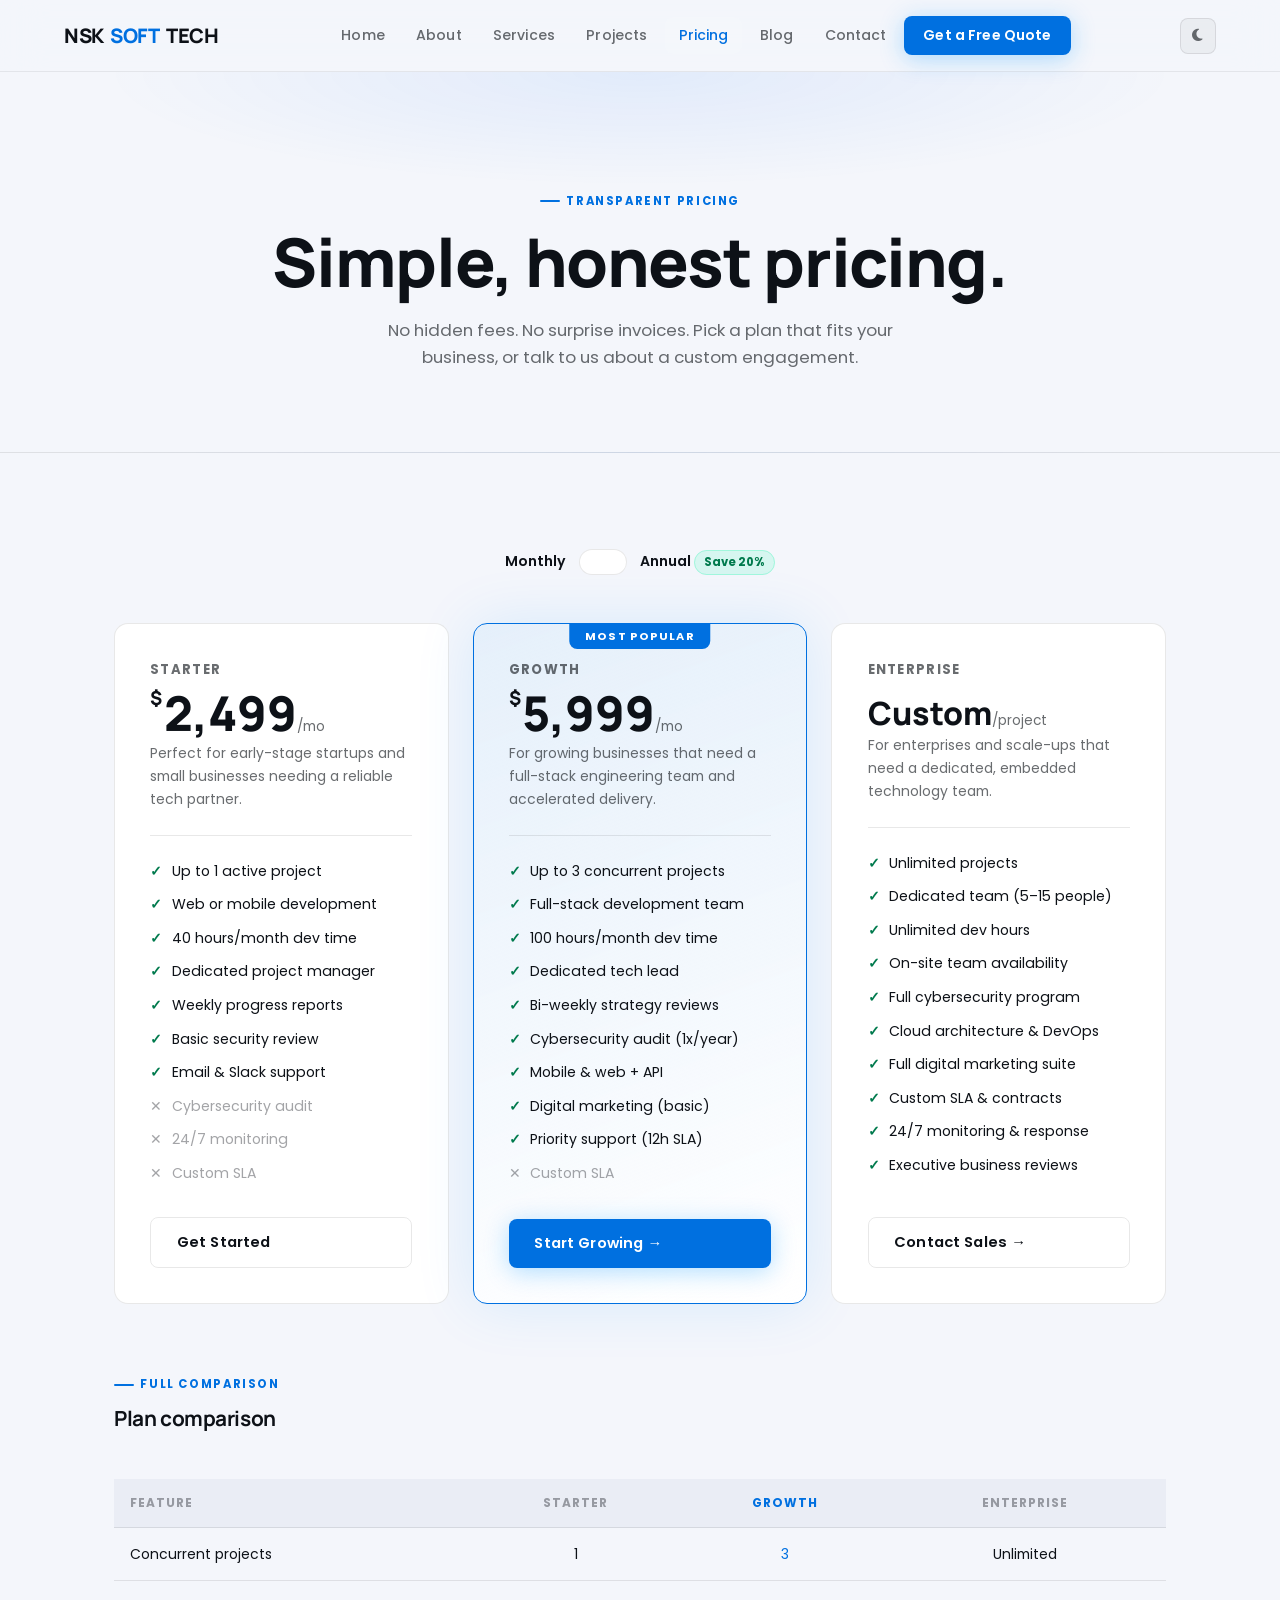
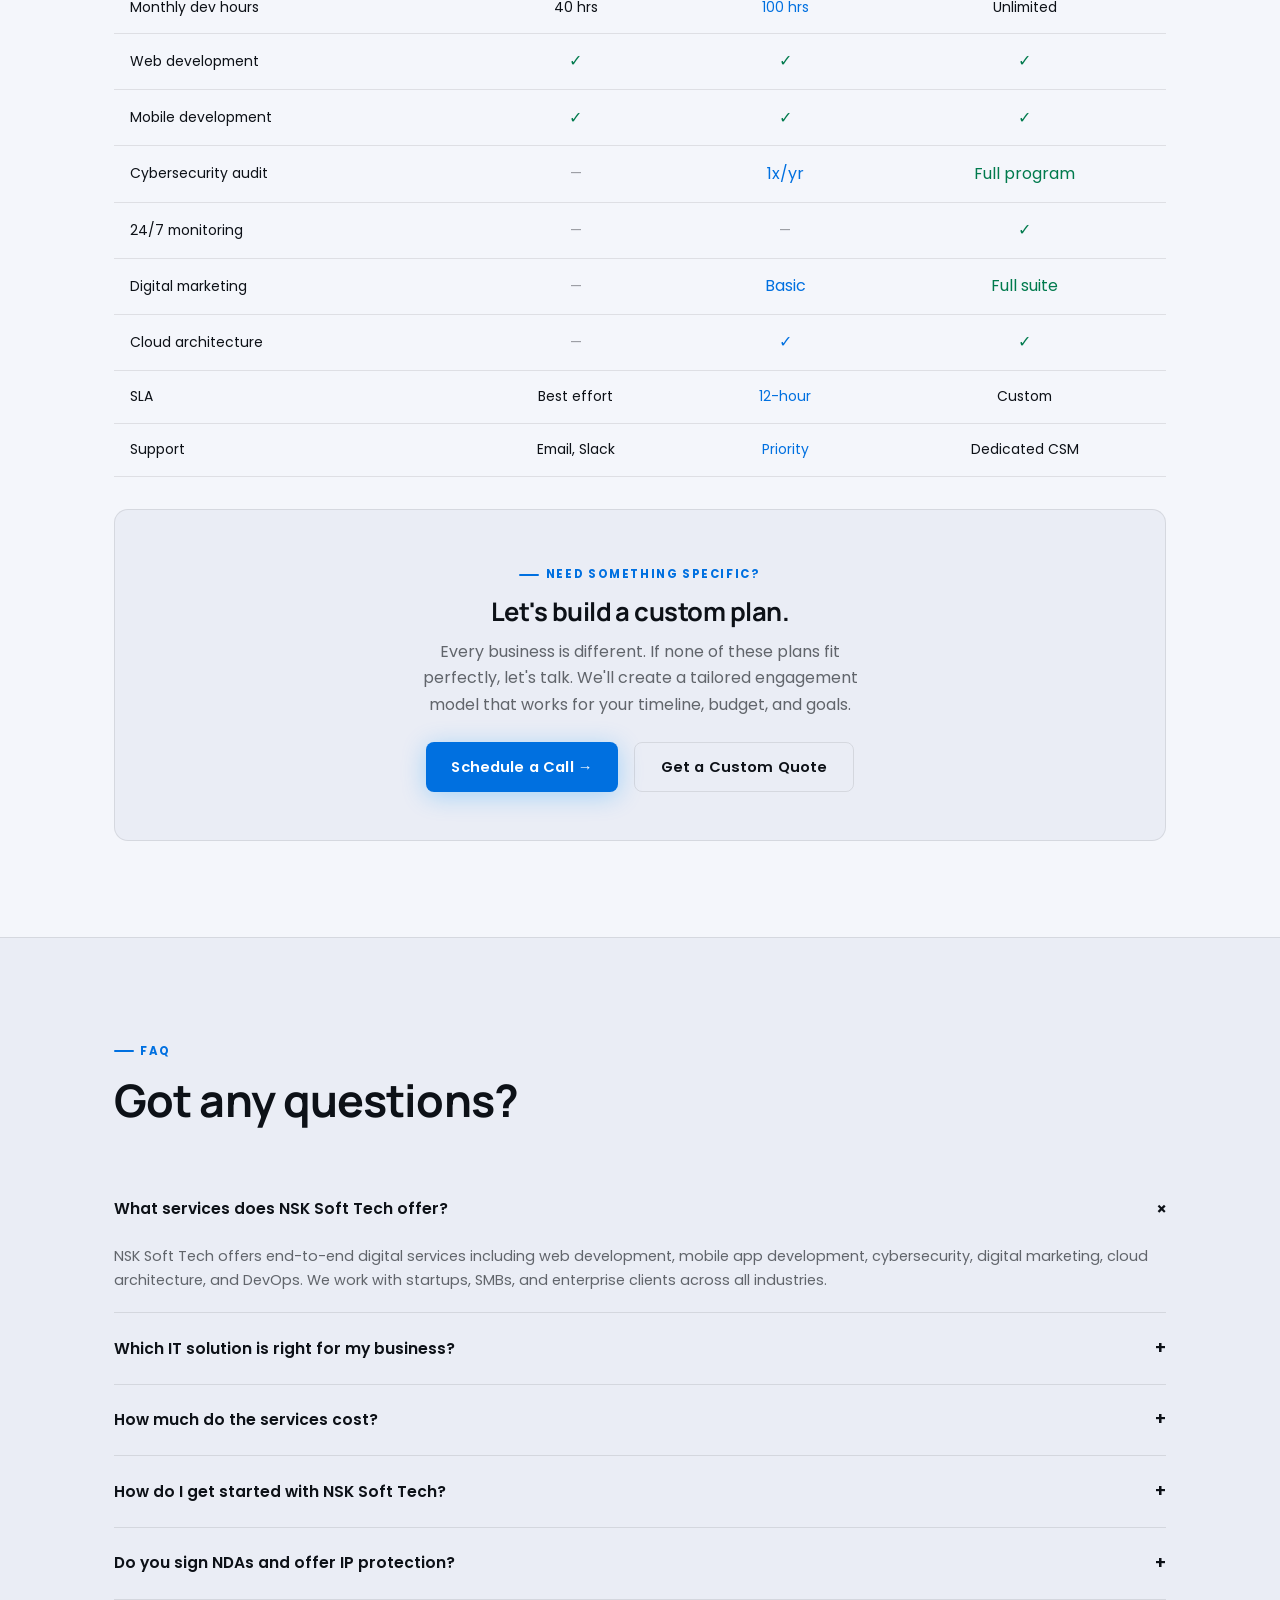
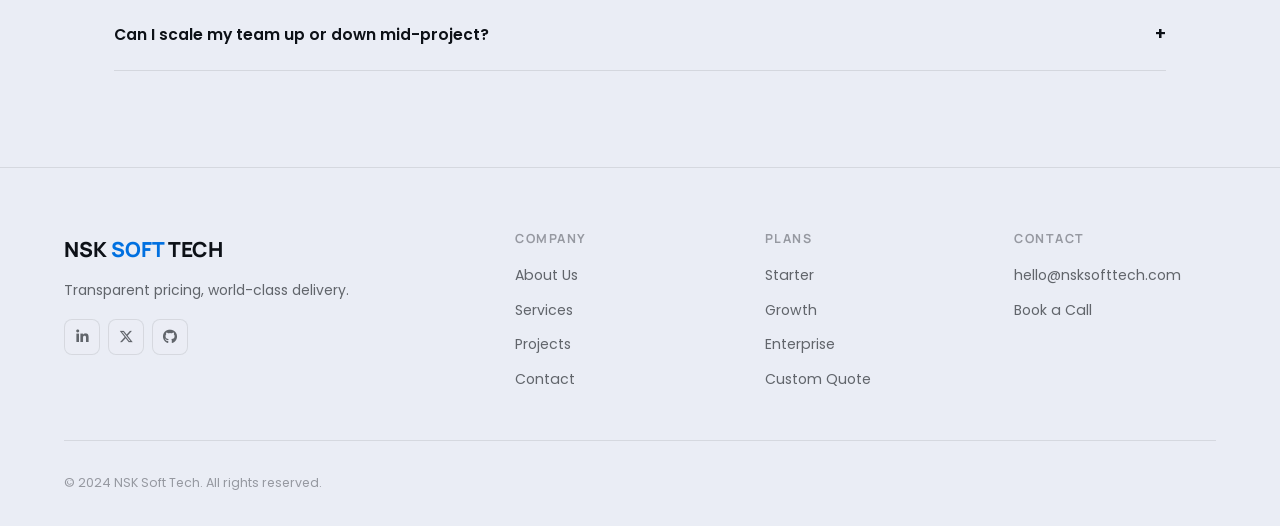
<file: pricing.html>
<!DOCTYPE html>
<html lang="en" class="light">
<head>
<meta charset="UTF-8">
<meta name="viewport" content="width=device-width, initial-scale=1.0">
<title>Pricing – NSK Soft Tech</title>
<link rel="stylesheet" href="style.css">
<link rel="stylesheet" href="https://cdnjs.cloudflare.com/ajax/libs/font-awesome/6.5.0/css/all.min.css">
<style>
.page-hero { padding:7rem 0 5rem; text-align:center; background:radial-gradient(ellipse 70% 50% at 50% 0%, rgba(0,100,255,0.08) 0%, transparent 60%); border-bottom:1px solid var(--border); }
.page-hero .label { justify-content:center; }
.page-hero p { max-width:520px; margin:1rem auto 0; font-size:1.05rem; }

.billing-toggle { display:flex; align-items:center; gap:0.8rem; justify-content:center; margin-bottom:3rem; }
.toggle-label { font-size:0.88rem; font-weight:600; }
.toggle-track {
  width:48px; height:26px; border-radius:13px;
  background:var(--surface); border:1.5px solid var(--border);
  cursor:pointer; position:relative; transition:background var(--transition);
}
.toggle-track.active { background:var(--blue); border-color:var(--blue); }
.toggle-thumb { width:18px; height:18px; border-radius:50%; background:#fff; position:absolute; top:3px; left:3px; transition:left var(--transition); }
.toggle-track.active .toggle-thumb { left:23px; }
.save-badge { background:rgba(0,245,160,0.12); border:1px solid rgba(0,245,160,0.25); color:var(--green); font-size:0.72rem; font-weight:700; padding:0.2rem 0.6rem; border-radius:100px; }

.pricing-grid { display:grid; grid-template-columns:repeat(3,1fr); gap:1.5rem; }
.pricing-card {
  background:var(--surface); border:1px solid var(--border);
  border-radius:var(--radius); padding:2.2rem; position:relative;
  transition:all var(--transition); display:flex; flex-direction:column;
}
.pricing-card.popular {
  border-color:var(--blue); background:linear-gradient(160deg, rgba(0,148,255,0.06), var(--surface));
  box-shadow:0 0 60px rgba(0,148,255,0.12);
}
.popular-badge {
  position:absolute; top:-1px; left:50%; transform:translateX(-50%);
  background:var(--blue); color:#fff;
  font-size:0.7rem; font-weight:700; text-transform:uppercase; letter-spacing:0.1em;
  padding:0.25rem 1rem; border-radius:0 0 8px 8px;
}
.pc-name { font-size:0.82rem; font-weight:700; text-transform:uppercase; letter-spacing:0.1em; color:var(--text-muted); margin-bottom:0.5rem; }
.pc-price { font-family:'Manrope',sans-serif; font-size:3rem; font-weight:800; line-height:1; margin-bottom:0.3rem; }
.pc-price sup { font-size:1.2rem; vertical-align:top; margin-top:0.5rem; margin-right:0.1rem; }
.pc-price small { font-size:0.85rem; font-family:'Poppins',sans-serif; font-weight:400; color:var(--text-muted); }
.pc-desc { font-size:0.87rem; color:var(--text-muted); margin-bottom:1.5rem; padding-bottom:1.5rem; border-bottom:1px solid var(--border); }
.pc-features { display:flex; flex-direction:column; gap:0.65rem; flex:1; margin-bottom:2rem; }
.pc-feature { display:flex; align-items:flex-start; gap:0.6rem; font-size:0.88rem; }
.pc-feature.check::before { content:'✓'; color:var(--green); font-weight:700; flex-shrink:0; }
.pc-feature.cross { color:var(--text-faint); }
.pc-feature.cross::before { content:'✕'; color:var(--text-faint); flex-shrink:0; }

.custom-section { background:var(--bg2); border:1px solid var(--border); border-radius:var(--radius); padding:3rem; text-align:center; margin-top:2rem; }
.custom-section h3 { font-size:1.6rem; margin-bottom:0.8rem; }
.custom-section p { max-width:480px; margin:0 auto 1.5rem; }
.custom-actions { display:flex; gap:1rem; justify-content:center; flex-wrap:wrap; }

.faq-list { display:flex; flex-direction:column; gap:0; margin-top:3rem; }
.faq-item { border-bottom:1px solid var(--border); overflow:hidden; }
.faq-q {
  display:flex; justify-content:space-between; align-items:center;
  padding:1.3rem 0; cursor:pointer; user-select:none;
  font-weight:600; font-size:0.97rem; gap:1rem;
  transition:color var(--transition);
}
.faq-q:hover { color:var(--blue); }
.faq-q .icon { font-size:1.1rem; transition:transform 0.2s; flex-shrink:0; }
.faq-item.open .faq-q .icon { transform:rotate(45deg); }
.faq-a { font-size:0.9rem; color:var(--text-muted); line-height:1.7; max-height:0; overflow:hidden; transition:max-height 0.3s ease, padding 0.3s; }
.faq-item.open .faq-a { max-height:300px; padding-bottom:1.2rem; }

.compare-table { width:100%; border-collapse:collapse; margin-top:2rem; }
.compare-table th, .compare-table td { padding:0.9rem 1rem; text-align:left; border-bottom:1px solid var(--border); font-size:0.87rem; }
.compare-table th { font-size:0.75rem; font-weight:700; text-transform:uppercase; letter-spacing:0.08em; color:var(--text-faint); background:var(--bg2); }
.compare-table th:not(:first-child), .compare-table td:not(:first-child) { text-align:center; }
.compare-table tr:hover td { background:rgba(255,255,255,0.02); }
.check-green { color:var(--green); font-size:1rem; }
.check-blue { color:var(--blue); font-size:1rem; }
.cross-gray { color:var(--text-faint); }
</style>
</head>
<body>
<nav id="navbar">
  <a href="index.html" class="nav-logo">NSK <span>SOFT</span> TECH</a>
  <ul class="nav-links">
    <li><a href="index.html">Home</a></li><li><a href="about.html">About</a></li>
    <li><a href="services.html">Services</a></li><li><a href="projects.html">Projects</a></li>
    <li><a href="pricing.html" class="active">Pricing</a></li>
    <li><a href="blog.html">Blog</a></li><li><a href="contact.html">Contact</a></li>
    <li class="nav-cta-wrap"><a href="contact.html" class="btn btn-primary nav-cta">Get a Free Quote</a></li>
  </ul>
  <div style="display:flex;align-items:center;gap:0.5rem;">
    <button class="theme-toggle" id="themeToggle" onclick="toggleTheme()" aria-label="Toggle dark mode" title="Toggle dark / light mode"><i class="fas fa-moon" id="themeIcon"></i></button>
    <button class="nav-mobile-btn" onclick="toggleMobileMenu()"><i class="fas fa-bars"></i></button>
  </div>
</nav>
<div class="nav-mobile-menu" id="mobileMenu">
  <a href="index.html">Home</a><a href="about.html">About</a><a href="services.html">Services</a>
  <a href="projects.html">Projects</a><a href="pricing.html">Pricing</a>
  <a href="blog.html">Blog</a><a href="contact.html">Contact</a>
</div>
<main>

<div class="page-hero">
  <div class="container anim-up">
    <div class="label">Transparent Pricing</div>
    <h1>Simple, honest pricing.</h1>
    <p>No hidden fees. No surprise invoices. Pick a plan that fits your business, or talk to us about a custom engagement.</p>
  </div>
</div>

<section>
  <div class="container">
    <div class="billing-toggle reveal">
      <span class="toggle-label">Monthly</span>
      <div class="toggle-track" id="billingToggle" onclick="toggleBilling()">
        <div class="toggle-thumb"></div>
      </div>
      <span class="toggle-label">Annual <span class="save-badge">Save 20%</span></span>
    </div>

    <div class="pricing-grid reveal">

      <!-- STARTER -->
      <div class="pricing-card">
        <div class="pc-name">Starter</div>
        <div class="pc-price"><sup>$</sup><span class="price-num" data-monthly="2,499" data-annual="1,999">2,499</span><small>/mo</small></div>
        <div class="pc-desc">Perfect for early-stage startups and small businesses needing a reliable tech partner.</div>
        <div class="pc-features">
          <div class="pc-feature check">Up to 1 active project</div>
          <div class="pc-feature check">Web or mobile development</div>
          <div class="pc-feature check">40 hours/month dev time</div>
          <div class="pc-feature check">Dedicated project manager</div>
          <div class="pc-feature check">Weekly progress reports</div>
          <div class="pc-feature check">Basic security review</div>
          <div class="pc-feature check">Email & Slack support</div>
          <div class="pc-feature cross">Cybersecurity audit</div>
          <div class="pc-feature cross">24/7 monitoring</div>
          <div class="pc-feature cross">Custom SLA</div>
        </div>
        <a href="contact.html" class="btn btn-outline">Get Started</a>
      </div>

      <!-- GROWTH (POPULAR) -->
      <div class="pricing-card popular">
        <div class="popular-badge">Most Popular</div>
        <div class="pc-name">Growth</div>
        <div class="pc-price"><sup>$</sup><span class="price-num" data-monthly="5,999" data-annual="4,799">5,999</span><small>/mo</small></div>
        <div class="pc-desc">For growing businesses that need a full-stack engineering team and accelerated delivery.</div>
        <div class="pc-features">
          <div class="pc-feature check">Up to 3 concurrent projects</div>
          <div class="pc-feature check">Full-stack development team</div>
          <div class="pc-feature check">100 hours/month dev time</div>
          <div class="pc-feature check">Dedicated tech lead</div>
          <div class="pc-feature check">Bi-weekly strategy reviews</div>
          <div class="pc-feature check">Cybersecurity audit (1x/year)</div>
          <div class="pc-feature check">Mobile & web + API</div>
          <div class="pc-feature check">Digital marketing (basic)</div>
          <div class="pc-feature check">Priority support (12h SLA)</div>
          <div class="pc-feature cross">Custom SLA</div>
        </div>
        <a href="contact.html" class="btn btn-primary">Start Growing →</a>
      </div>

      <!-- ENTERPRISE -->
      <div class="pricing-card">
        <div class="pc-name">Enterprise</div>
        <div class="pc-price" style="font-size:2rem;padding-top:0.5rem">Custom<small style="font-size:0.85rem">/project</small></div>
        <div class="pc-desc">For enterprises and scale-ups that need a dedicated, embedded technology team.</div>
        <div class="pc-features">
          <div class="pc-feature check">Unlimited projects</div>
          <div class="pc-feature check">Dedicated team (5–15 people)</div>
          <div class="pc-feature check">Unlimited dev hours</div>
          <div class="pc-feature check">On-site team availability</div>
          <div class="pc-feature check">Full cybersecurity program</div>
          <div class="pc-feature check">Cloud architecture & DevOps</div>
          <div class="pc-feature check">Full digital marketing suite</div>
          <div class="pc-feature check">Custom SLA & contracts</div>
          <div class="pc-feature check">24/7 monitoring & response</div>
          <div class="pc-feature check">Executive business reviews</div>
        </div>
        <a href="contact.html" class="btn btn-outline">Contact Sales →</a>
      </div>
    </div>

    <!-- FEATURE COMPARISON TABLE -->
    <div style="margin-top:4rem">
      <div class="label reveal">Full Comparison</div>
      <h3 class="reveal" style="margin-bottom:1rem">Plan comparison</h3>
      <div class="reveal" style="overflow-x:auto">
        <table class="compare-table">
          <thead>
            <tr>
              <th>Feature</th>
              <th>Starter</th>
              <th style="color:var(--blue)">Growth</th>
              <th>Enterprise</th>
            </tr>
          </thead>
          <tbody>
            <tr><td>Concurrent projects</td><td>1</td><td style="color:var(--blue)">3</td><td>Unlimited</td></tr>
            <tr><td>Monthly dev hours</td><td>40 hrs</td><td style="color:var(--blue)">100 hrs</td><td>Unlimited</td></tr>
            <tr><td>Web development</td><td><span class="check-green">✓</span></td><td><span class="check-green">✓</span></td><td><span class="check-green">✓</span></td></tr>
            <tr><td>Mobile development</td><td><span class="check-green">✓</span></td><td><span class="check-green">✓</span></td><td><span class="check-green">✓</span></td></tr>
            <tr><td>Cybersecurity audit</td><td><span class="cross-gray">—</span></td><td><span class="check-blue">1x/yr</span></td><td><span class="check-green">Full program</span></td></tr>
            <tr><td>24/7 monitoring</td><td><span class="cross-gray">—</span></td><td><span class="cross-gray">—</span></td><td><span class="check-green">✓</span></td></tr>
            <tr><td>Digital marketing</td><td><span class="cross-gray">—</span></td><td><span class="check-blue">Basic</span></td><td><span class="check-green">Full suite</span></td></tr>
            <tr><td>Cloud architecture</td><td><span class="cross-gray">—</span></td><td><span class="check-blue">✓</span></td><td><span class="check-green">✓</span></td></tr>
            <tr><td>SLA</td><td>Best effort</td><td style="color:var(--blue)">12-hour</td><td>Custom</td></tr>
            <tr><td>Support</td><td>Email, Slack</td><td style="color:var(--blue)">Priority</td><td>Dedicated CSM</td></tr>
          </tbody>
        </table>
      </div>
    </div>

    <!-- CUSTOM SECTION -->
    <div class="custom-section reveal">
      <div class="label" style="justify-content:center">Need Something Specific?</div>
      <h3>Let's build a custom plan.</h3>
      <p>Every business is different. If none of these plans fit perfectly, let's talk. We'll create a tailored engagement model that works for your timeline, budget, and goals.</p>
      <div class="custom-actions">
        <a href="contact.html" class="btn btn-primary">Schedule a Call →</a>
        <a href="contact.html" class="btn btn-outline">Get a Custom Quote</a>
      </div>
    </div>

  </div>
</section>

<!-- FAQ -->
<section style="background:var(--bg2);border-top:1px solid var(--border)">
  <div class="container">
    <div class="label reveal">FAQ</div>
    <h2 class="reveal">Got any questions?</h2>
    <div class="faq-list reveal">
      <div class="faq-item open">
        <div class="faq-q" onclick="toggleFaq(this)"><span>What services does NSK Soft Tech offer?</span><span class="icon">+</span></div>
        <div class="faq-a">NSK Soft Tech offers end-to-end digital services including web development, mobile app development, cybersecurity, digital marketing, cloud architecture, and DevOps. We work with startups, SMBs, and enterprise clients across all industries.</div>
      </div>
      <div class="faq-item">
        <div class="faq-q" onclick="toggleFaq(this)"><span>Which IT solution is right for my business?</span><span class="icon">+</span></div>
        <div class="faq-a">The right solution depends on your specific goals, industry, and stage of growth. We always recommend starting with a free 30-minute discovery call where our team can understand your business and propose the most effective approach. Most clients start with a web or mobile project and expand from there.</div>
      </div>
      <div class="faq-item">
        <div class="faq-q" onclick="toggleFaq(this)"><span>How much do the services cost?</span><span class="icon">+</span></div>
        <div class="faq-a">Our monthly retainer plans start at $2,499/month for the Starter tier. Project-based engagements typically range from $5,000 for smaller projects to $150,000+ for large enterprise builds. Enterprise clients get custom pricing. We always provide a detailed quote before any work begins — no surprise invoices.</div>
      </div>
      <div class="faq-item">
        <div class="faq-q" onclick="toggleFaq(this)"><span>How do I get started with NSK Soft Tech?</span><span class="icon">+</span></div>
        <div class="faq-a">Simply fill out our contact form or email us at hello@nsksofttech.com. We'll schedule a free 30-minute discovery call within 24 hours. After that, we'll send you a detailed proposal with timeline, team composition, and pricing within 3 business days.</div>
      </div>
      <div class="faq-item">
        <div class="faq-q" onclick="toggleFaq(this)"><span>Do you sign NDAs and offer IP protection?</span><span class="icon">+</span></div>
        <div class="faq-a">Absolutely. All client work is covered by a Non-Disclosure Agreement. All intellectual property created during the engagement belongs to you. Our contracts are clear on IP ownership, and we offer additional IP escrow arrangements for enterprise clients.</div>
      </div>
      <div class="faq-item">
        <div class="faq-q" onclick="toggleFaq(this)"><span>Can I scale my team up or down mid-project?</span><span class="icon">+</span></div>
        <div class="faq-a">Yes. Flexibility is one of our key strengths. You can scale team size up or down with 2-week notice. Growth and Enterprise plan clients can adjust resource allocation monthly based on project needs and priorities.</div>
      </div>
    </div>
  </div>
</section>

</main>
<footer>
  <div class="footer-grid">
    <div class="footer-brand"><div class="brand">NSK <span>SOFT</span> TECH</div><p>Transparent pricing, world-class delivery.</p><div class="social-links"><a href="#" class="social-btn"><i class="fab fa-linkedin-in"></i></a><a href="#" class="social-btn"><i class="fab fa-x-twitter"></i></a><a href="#" class="social-btn"><i class="fab fa-github"></i></a></div></div>
    <div class="footer-col"><h5>Company</h5><ul><li><a href="about.html">About Us</a></li><li><a href="services.html">Services</a></li><li><a href="projects.html">Projects</a></li><li><a href="contact.html">Contact</a></li></ul></div>
    <div class="footer-col"><h5>Plans</h5><ul><li><a href="#">Starter</a></li><li><a href="#">Growth</a></li><li><a href="#">Enterprise</a></li><li><a href="contact.html">Custom Quote</a></li></ul></div>
    <div class="footer-col"><h5>Contact</h5><ul><li><a href="mailto:hello@nsksofttech.com">hello@nsksofttech.com</a></li><li><a href="contact.html">Book a Call</a></li></ul></div>
  </div>
  <div class="footer-bottom"><span>© 2024 NSK Soft Tech. All rights reserved.</span></div>
</footer>
<script src="main.js"></script>
<script>
let isAnnual = false;
function toggleBilling() {
  isAnnual = !isAnnual;
  const track = document.getElementById('billingToggle');
  track.classList.toggle('active', isAnnual);
  document.querySelectorAll('.price-num').forEach(el => {
    el.textContent = isAnnual ? el.dataset.annual : el.dataset.monthly;
  });
}
function toggleFaq(el) {
  const item = el.closest('.faq-item');
  item.classList.toggle('open');
}
</script>
</body>
</html>
</file>
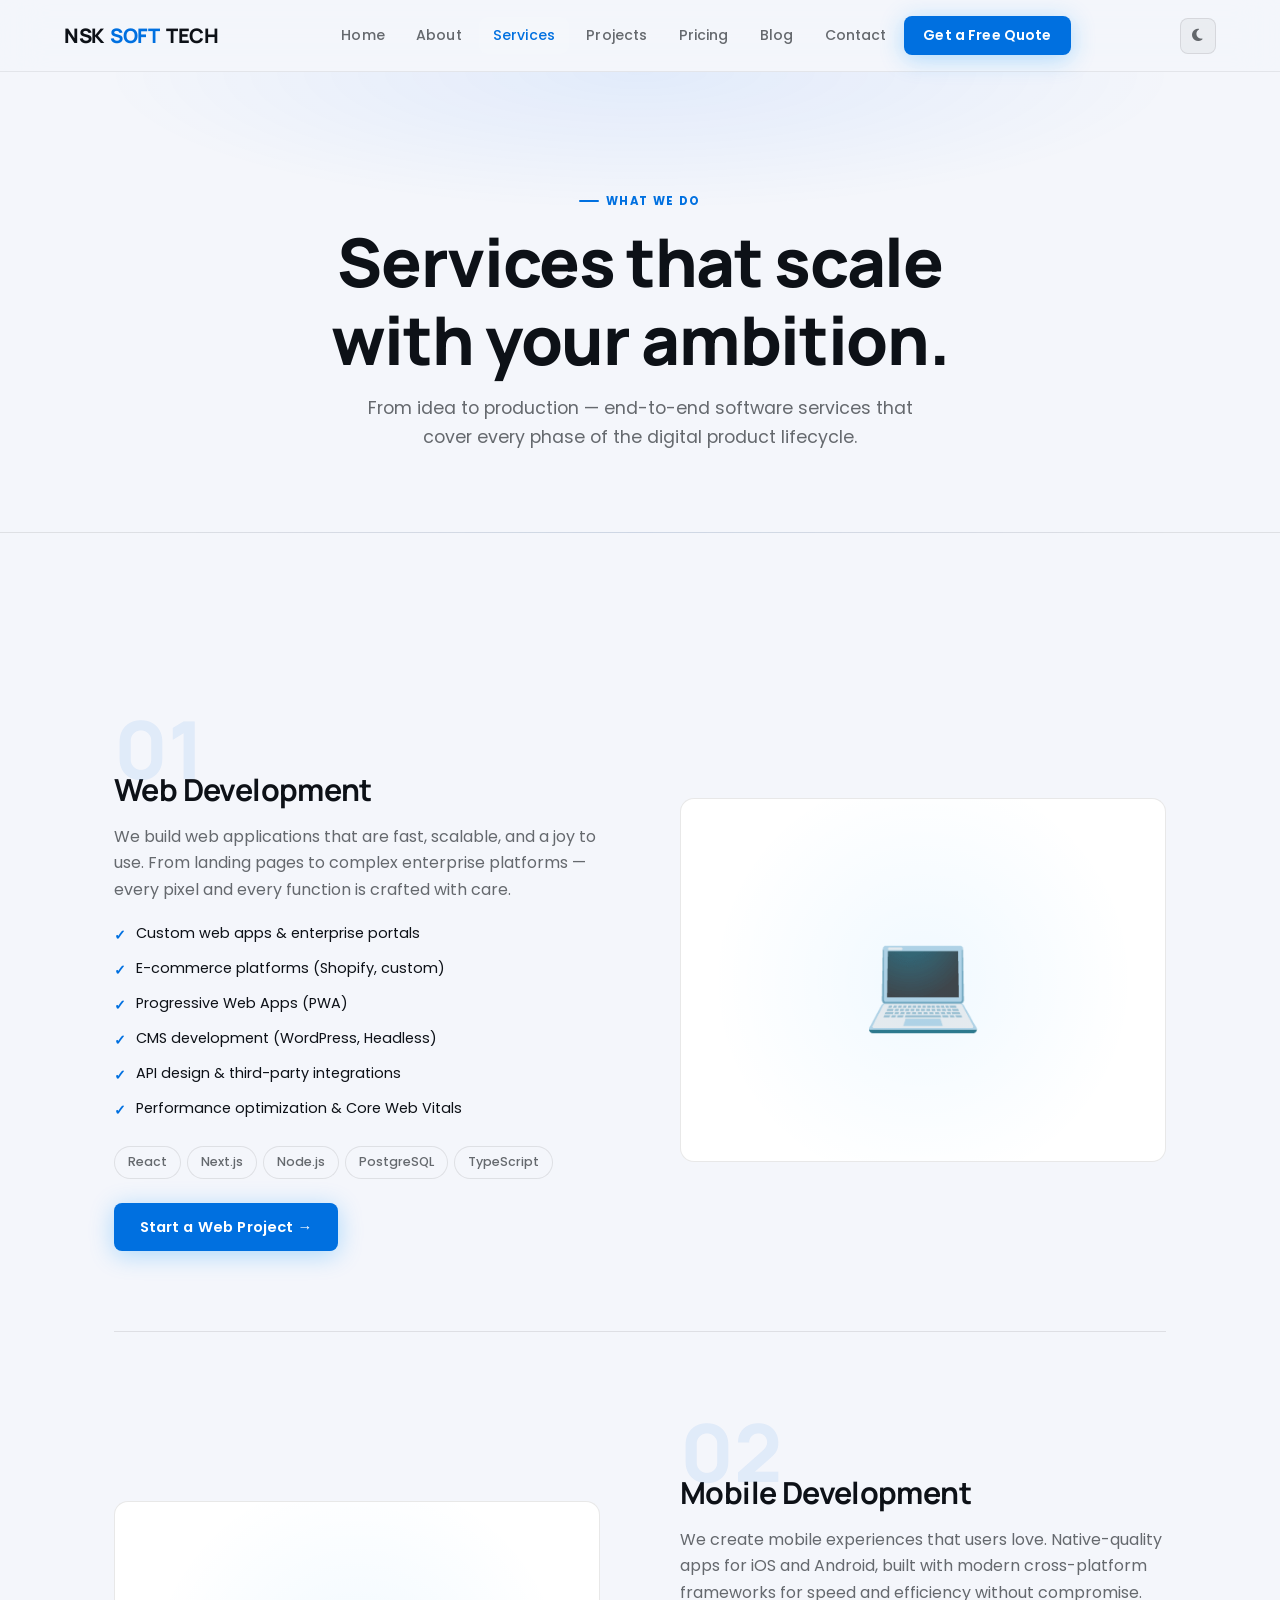
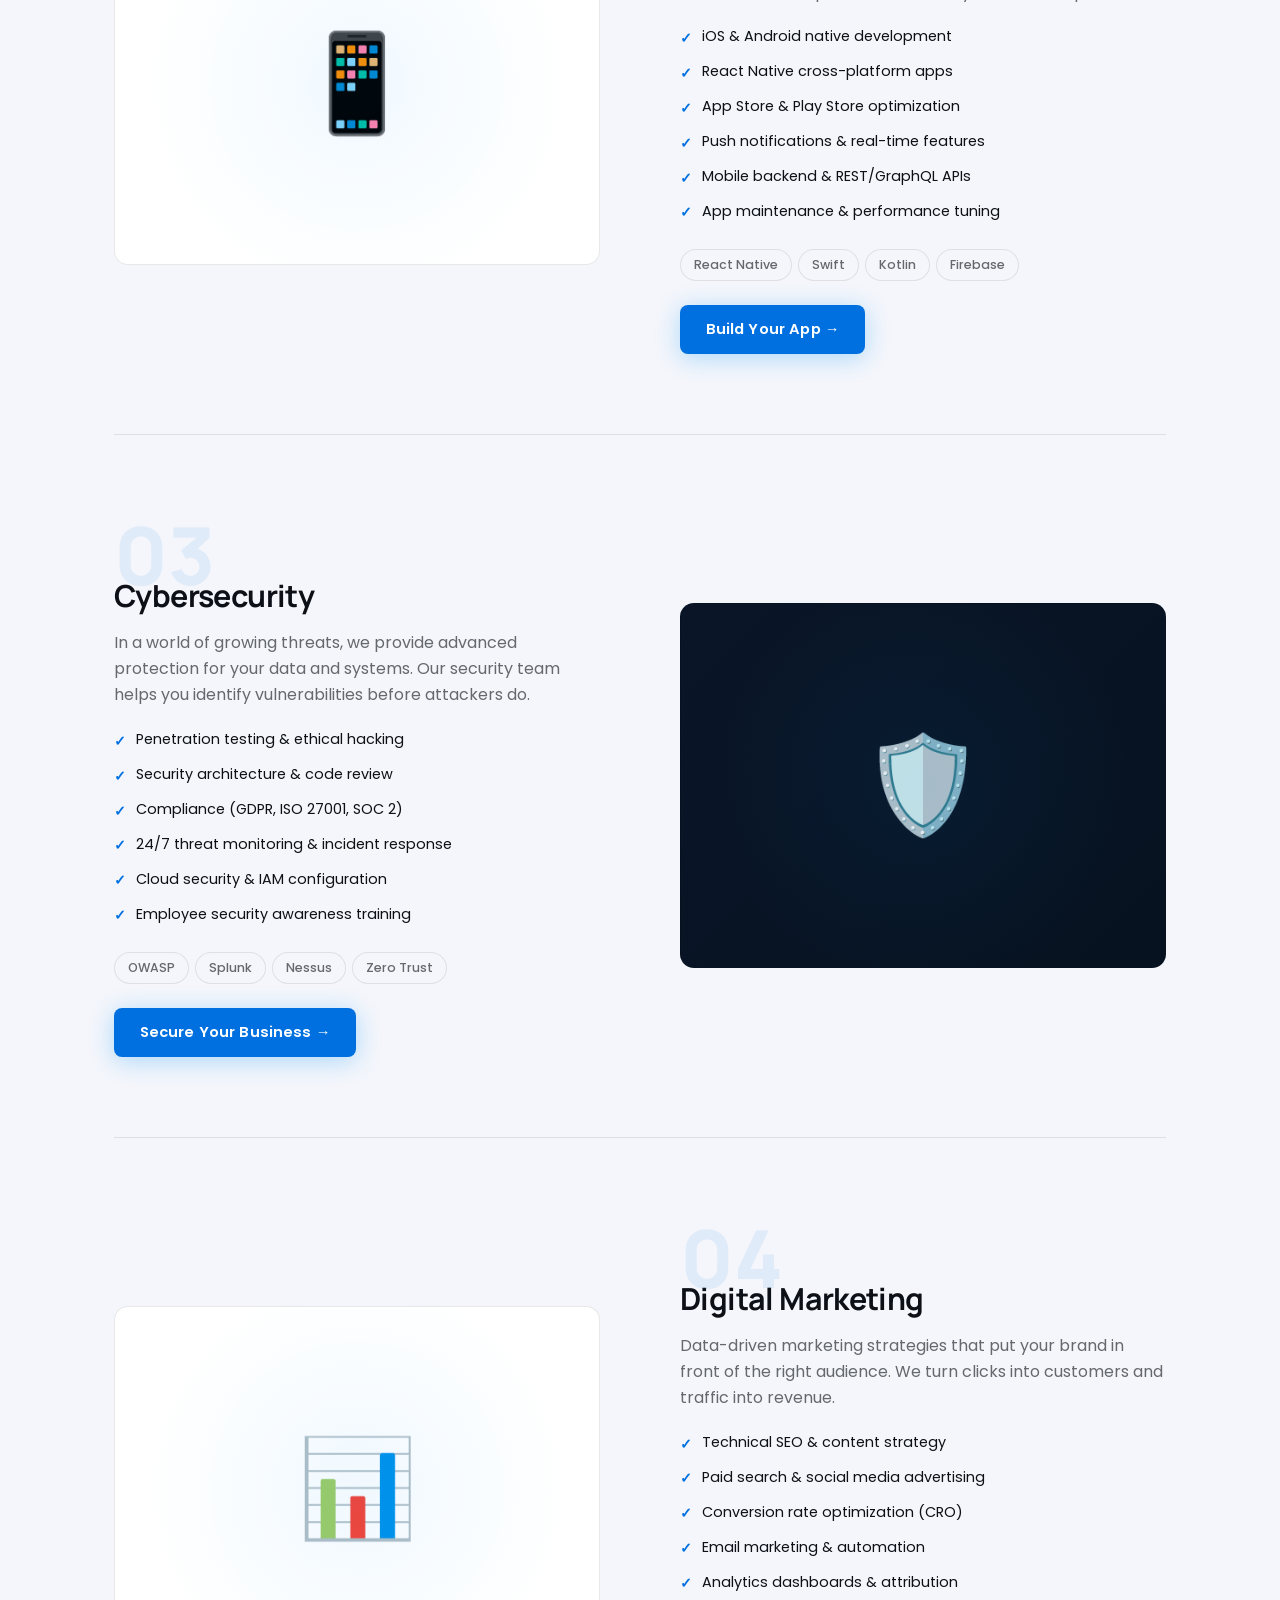
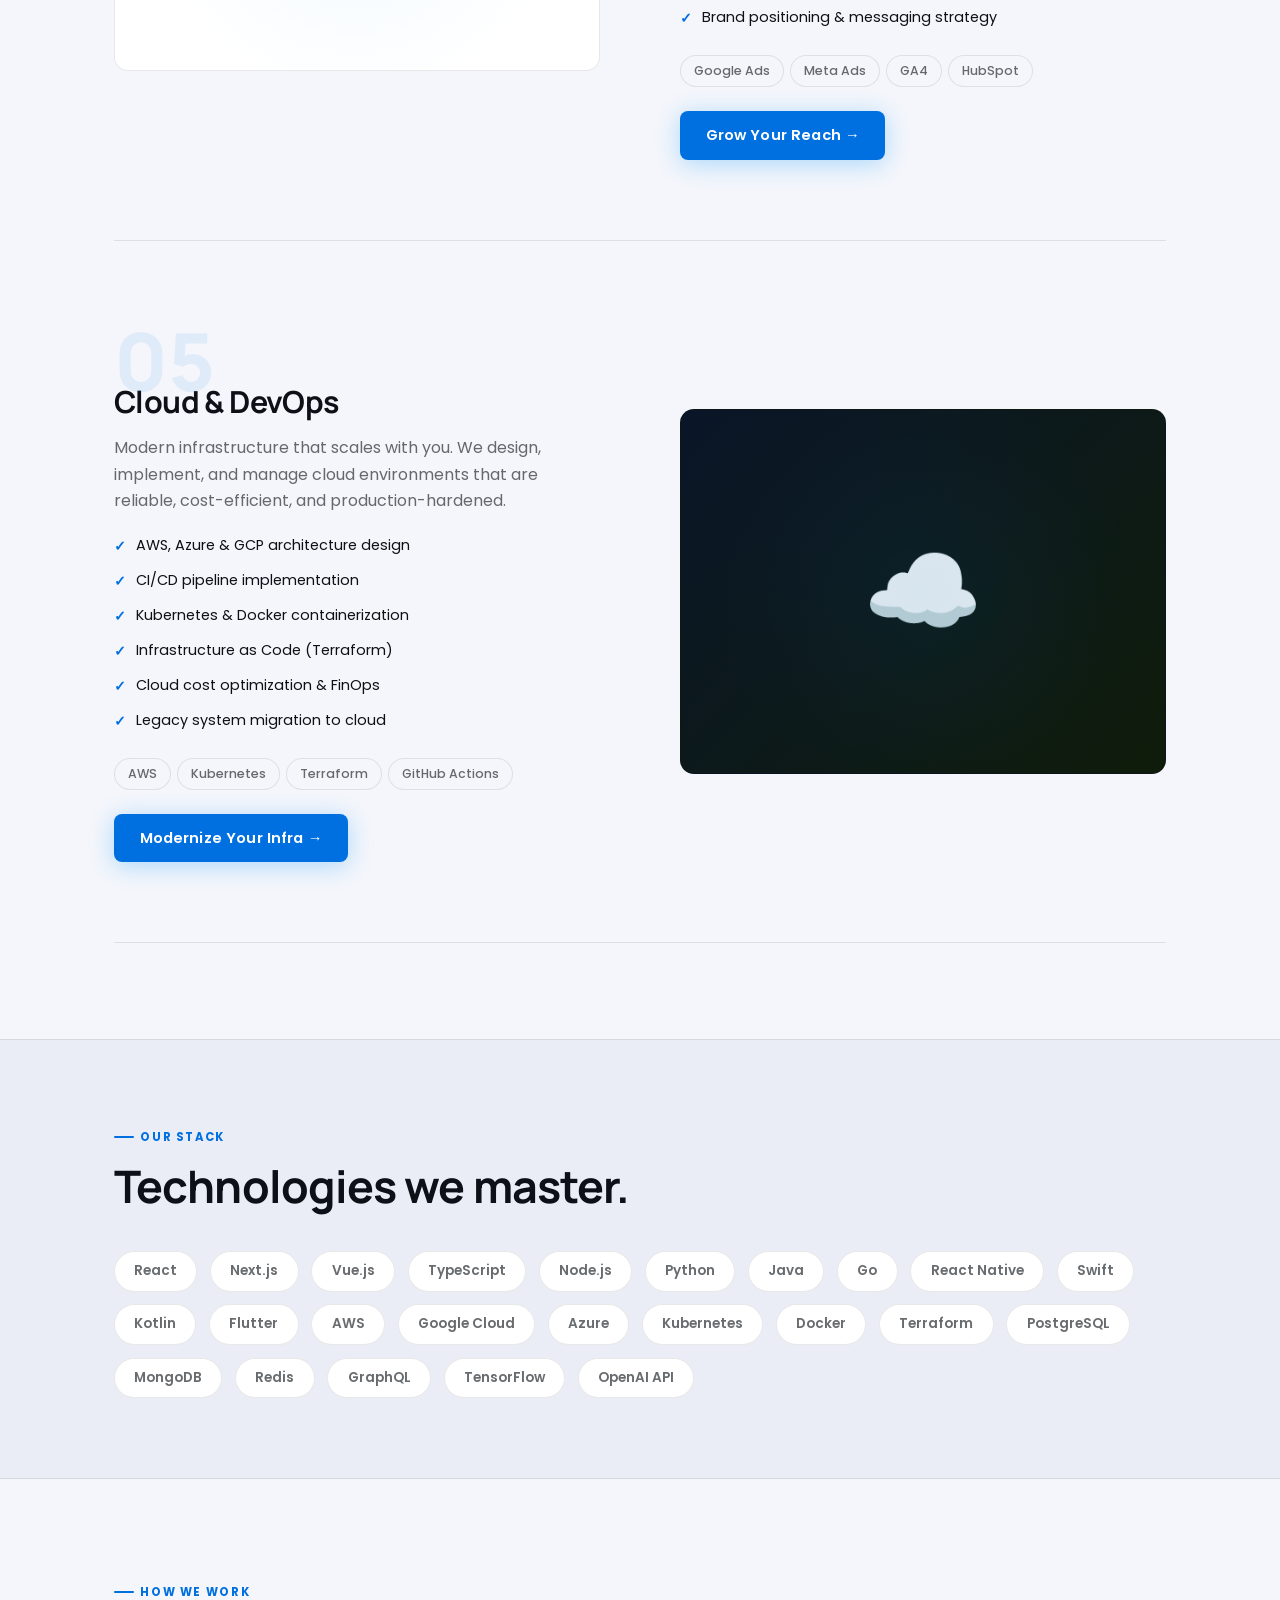
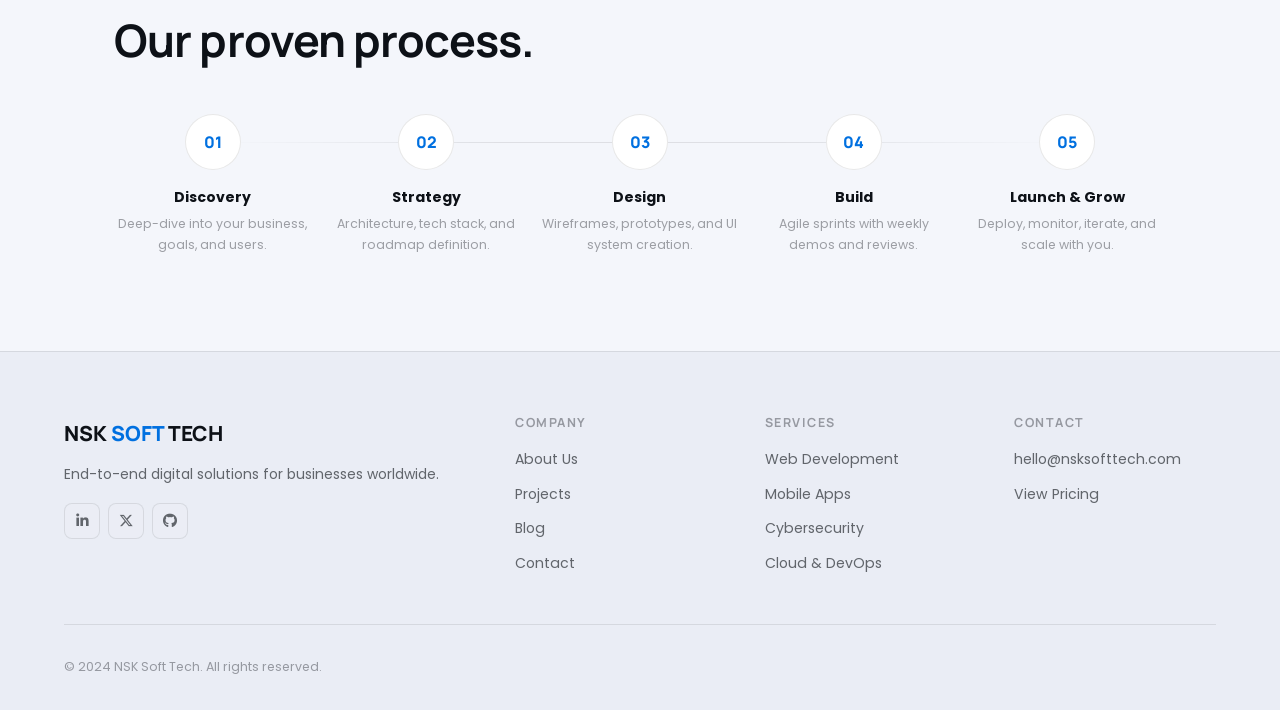
<file: services.html>
<!DOCTYPE html>
<html lang="en" class="light">
<head>
<meta charset="UTF-8">
<meta name="viewport" content="width=device-width, initial-scale=1.0">
<title>Services – NSK Soft Tech</title>
<link rel="stylesheet" href="style.css">
<link rel="stylesheet" href="https://cdnjs.cloudflare.com/ajax/libs/font-awesome/6.5.0/css/all.min.css">
<style>
.page-hero { padding:7rem 0 5rem; text-align:center; background:radial-gradient(ellipse 70% 50% at 50% 0%, rgba(0,100,255,0.08) 0%, transparent 60%); border-bottom:1px solid var(--border); }
.page-hero .label { justify-content:center; }
.page-hero p { max-width:580px; margin:1rem auto 0; font-size:1.1rem; }

.services-detail { display:flex; flex-direction:column; gap:0; }
.service-block {
  display:grid; grid-template-columns:1fr 1fr; gap:5rem; align-items:center;
  padding:5rem 0; border-bottom:1px solid var(--border);
}
.service-block:nth-child(even) .service-visual { order:-1; }
.service-num { font-family:'Manrope',sans-serif; font-size:5rem; font-weight:800; color:var(--blue); opacity:0.08; line-height:1; margin-bottom:-1rem; display:block; }
.service-block h3 { font-size:1.9rem; margin-bottom:1rem; }
.service-block p { margin-bottom:1.2rem; }
.service-features { display:flex; flex-direction:column; gap:0.6rem; margin-bottom:1.5rem; }
.service-feature { display:flex; align-items:flex-start; gap:0.6rem; font-size:0.9rem; }
.service-feature::before { content:'✓'; color:var(--blue); font-weight:700; flex-shrink:0; margin-top:0.1rem; }
.service-visual {
  border-radius:var(--radius); border:1px solid var(--border);
  background:var(--surface); aspect-ratio:4/3;
  display:flex; align-items:center; justify-content:center;
  font-size:6rem; position:relative; overflow:hidden;
}
.service-visual::before {
  content:''; position:absolute; inset:0;
  background:radial-gradient(circle at 50% 50%, rgba(0,148,255,0.06) 0%, transparent 70%);
}
.service-tags { display:flex; gap:0.4rem; flex-wrap:wrap; margin-top:1rem; }

.tech-section { background:var(--bg2); border-top:1px solid var(--border); border-bottom:1px solid var(--border); padding:5rem 0; }
.tech-logos { display:flex; flex-wrap:wrap; gap:0.8rem; margin-top:2.5rem; }
.tech-logo-pill {
  background:var(--surface); border:1px solid var(--border);
  border-radius:100px; padding:0.5rem 1.2rem;
  font-size:0.85rem; font-weight:600; color:var(--text-muted);
  transition:all var(--transition);
}
.tech-logo-pill:hover { border-color:var(--border-glow); color:var(--blue); }

.process-steps { display:grid; grid-template-columns:repeat(5,1fr); gap:1rem; margin-top:3rem; position:relative; }
.process-steps::before { content:''; position:absolute; top:28px; left:10%; right:10%; height:1px; background:linear-gradient(90deg,transparent,var(--border),var(--border),transparent); }
.process-step { text-align:center; }
.step-num { width:56px; height:56px; border-radius:50%; background:var(--surface); border:1px solid var(--border); display:flex; align-items:center; justify-content:center; margin:0 auto 1rem; font-family:'Manrope',sans-serif; font-weight:800; font-size:1rem; color:var(--blue); position:relative; z-index:1; transition:all var(--transition); }
.process-step:hover .step-num { background:var(--blue); color:#fff; border-color:var(--blue); }
.step-title { font-size:0.88rem; font-weight:700; margin-bottom:0.3rem; }
.step-desc { font-size:0.78rem; color:var(--text-faint); }
</style>
</head>
<body>
<nav id="navbar">
  <a href="index.html" class="nav-logo">NSK <span>SOFT</span> TECH</a>
  <ul class="nav-links">
    <li><a href="index.html">Home</a></li><li><a href="about.html">About</a></li>
    <li><a href="services.html" class="active">Services</a></li>
    <li><a href="projects.html">Projects</a></li><li><a href="pricing.html">Pricing</a></li>
    <li><a href="blog.html">Blog</a></li><li><a href="contact.html">Contact</a></li>
    <li class="nav-cta-wrap"><a href="contact.html" class="btn btn-primary nav-cta">Get a Free Quote</a></li>
  </ul>
  <div style="display:flex;align-items:center;gap:0.5rem;">
    <button class="theme-toggle" id="themeToggle" onclick="toggleTheme()" aria-label="Toggle dark mode" title="Toggle dark / light mode"><i class="fas fa-moon" id="themeIcon"></i></button>
    <button class="nav-mobile-btn" onclick="toggleMobileMenu()"><i class="fas fa-bars"></i></button>
  </div>
</nav>
<div class="nav-mobile-menu" id="mobileMenu">
  <a href="index.html">Home</a><a href="about.html">About</a><a href="services.html">Services</a>
  <a href="projects.html">Projects</a><a href="pricing.html">Pricing</a>
  <a href="blog.html">Blog</a><a href="contact.html">Contact</a>
</div>
<main>

<div class="page-hero">
  <div class="container anim-up">
    <div class="label">What We Do</div>
    <h1>Services that scale<br>with your ambition.</h1>
    <p>From idea to production — end-to-end software services that cover every phase of the digital product lifecycle.</p>
  </div>
</div>

<section>
  <div class="container">
    <div class="services-detail">

      <!-- WEB DEV -->
      <div class="service-block reveal" id="web">
        <div>
          <span class="service-num">01</span>
          <h3>Web Development</h3>
          <p>We build web applications that are fast, scalable, and a joy to use. From landing pages to complex enterprise platforms — every pixel and every function is crafted with care.</p>
          <div class="service-features">
            <div class="service-feature">Custom web apps & enterprise portals</div>
            <div class="service-feature">E-commerce platforms (Shopify, custom)</div>
            <div class="service-feature">Progressive Web Apps (PWA)</div>
            <div class="service-feature">CMS development (WordPress, Headless)</div>
            <div class="service-feature">API design & third-party integrations</div>
            <div class="service-feature">Performance optimization & Core Web Vitals</div>
          </div>
          <div class="service-tags">
            <span class="tech-pill">React</span><span class="tech-pill">Next.js</span>
            <span class="tech-pill">Node.js</span><span class="tech-pill">PostgreSQL</span>
            <span class="tech-pill">TypeScript</span>
          </div>
          <a href="contact.html" class="btn btn-primary" style="margin-top:1.5rem">Start a Web Project →</a>
        </div>
        <div class="service-visual">💻</div>
      </div>

      <!-- MOBILE -->
      <div class="service-block reveal" id="mobile">
        <div>
          <span class="service-num">02</span>
          <h3>Mobile Development</h3>
          <p>We create mobile experiences that users love. Native-quality apps for iOS and Android, built with modern cross-platform frameworks for speed and efficiency without compromise.</p>
          <div class="service-features">
            <div class="service-feature">iOS & Android native development</div>
            <div class="service-feature">React Native cross-platform apps</div>
            <div class="service-feature">App Store & Play Store optimization</div>
            <div class="service-feature">Push notifications & real-time features</div>
            <div class="service-feature">Mobile backend & REST/GraphQL APIs</div>
            <div class="service-feature">App maintenance & performance tuning</div>
          </div>
          <div class="service-tags">
            <span class="tech-pill">React Native</span><span class="tech-pill">Swift</span>
            <span class="tech-pill">Kotlin</span><span class="tech-pill">Firebase</span>
          </div>
          <a href="contact.html" class="btn btn-primary" style="margin-top:1.5rem">Build Your App →</a>
        </div>
        <div class="service-visual">📱</div>
      </div>

      <!-- CYBERSECURITY -->
      <div class="service-block reveal" id="security">
        <div>
          <span class="service-num">03</span>
          <h3>Cybersecurity</h3>
          <p>In a world of growing threats, we provide advanced protection for your data and systems. Our security team helps you identify vulnerabilities before attackers do.</p>
          <div class="service-features">
            <div class="service-feature">Penetration testing & ethical hacking</div>
            <div class="service-feature">Security architecture & code review</div>
            <div class="service-feature">Compliance (GDPR, ISO 27001, SOC 2)</div>
            <div class="service-feature">24/7 threat monitoring & incident response</div>
            <div class="service-feature">Cloud security & IAM configuration</div>
            <div class="service-feature">Employee security awareness training</div>
          </div>
          <div class="service-tags">
            <span class="tech-pill">OWASP</span><span class="tech-pill">Splunk</span>
            <span class="tech-pill">Nessus</span><span class="tech-pill">Zero Trust</span>
          </div>
          <a href="contact.html" class="btn btn-primary" style="margin-top:1.5rem">Secure Your Business →</a>
        </div>
        <div class="service-visual" style="background:linear-gradient(135deg,#0a1628,#061220)">🛡️</div>
      </div>

      <!-- DIGITAL MARKETING -->
      <div class="service-block reveal" id="marketing">
        <div>
          <span class="service-num">04</span>
          <h3>Digital Marketing</h3>
          <p>Data-driven marketing strategies that put your brand in front of the right audience. We turn clicks into customers and traffic into revenue.</p>
          <div class="service-features">
            <div class="service-feature">Technical SEO & content strategy</div>
            <div class="service-feature">Paid search & social media advertising</div>
            <div class="service-feature">Conversion rate optimization (CRO)</div>
            <div class="service-feature">Email marketing & automation</div>
            <div class="service-feature">Analytics dashboards & attribution</div>
            <div class="service-feature">Brand positioning & messaging strategy</div>
          </div>
          <div class="service-tags">
            <span class="tech-pill">Google Ads</span><span class="tech-pill">Meta Ads</span>
            <span class="tech-pill">GA4</span><span class="tech-pill">HubSpot</span>
          </div>
          <a href="contact.html" class="btn btn-primary" style="margin-top:1.5rem">Grow Your Reach →</a>
        </div>
        <div class="service-visual">📊</div>
      </div>

      <!-- CLOUD & DEVOPS -->
      <div class="service-block reveal" id="cloud">
        <div>
          <span class="service-num">05</span>
          <h3>Cloud & DevOps</h3>
          <p>Modern infrastructure that scales with you. We design, implement, and manage cloud environments that are reliable, cost-efficient, and production-hardened.</p>
          <div class="service-features">
            <div class="service-feature">AWS, Azure & GCP architecture design</div>
            <div class="service-feature">CI/CD pipeline implementation</div>
            <div class="service-feature">Kubernetes & Docker containerization</div>
            <div class="service-feature">Infrastructure as Code (Terraform)</div>
            <div class="service-feature">Cloud cost optimization & FinOps</div>
            <div class="service-feature">Legacy system migration to cloud</div>
          </div>
          <div class="service-tags">
            <span class="tech-pill">AWS</span><span class="tech-pill">Kubernetes</span>
            <span class="tech-pill">Terraform</span><span class="tech-pill">GitHub Actions</span>
          </div>
          <a href="contact.html" class="btn btn-primary" style="margin-top:1.5rem">Modernize Your Infra →</a>
        </div>
        <div class="service-visual" style="background:linear-gradient(135deg,#0a1628,#0f1c0a)">☁️</div>
      </div>

    </div>
  </div>
</section>

<!-- TECH STACK -->
<div class="tech-section">
  <div class="container">
    <div class="label reveal">Our Stack</div>
    <h2 class="reveal">Technologies we master.</h2>
    <div class="tech-logos reveal">
      <span class="tech-logo-pill">React</span><span class="tech-logo-pill">Next.js</span>
      <span class="tech-logo-pill">Vue.js</span><span class="tech-logo-pill">TypeScript</span>
      <span class="tech-logo-pill">Node.js</span><span class="tech-logo-pill">Python</span>
      <span class="tech-logo-pill">Java</span><span class="tech-logo-pill">Go</span>
      <span class="tech-logo-pill">React Native</span><span class="tech-logo-pill">Swift</span>
      <span class="tech-logo-pill">Kotlin</span><span class="tech-logo-pill">Flutter</span>
      <span class="tech-logo-pill">AWS</span><span class="tech-logo-pill">Google Cloud</span>
      <span class="tech-logo-pill">Azure</span><span class="tech-logo-pill">Kubernetes</span>
      <span class="tech-logo-pill">Docker</span><span class="tech-logo-pill">Terraform</span>
      <span class="tech-logo-pill">PostgreSQL</span><span class="tech-logo-pill">MongoDB</span>
      <span class="tech-logo-pill">Redis</span><span class="tech-logo-pill">GraphQL</span>
      <span class="tech-logo-pill">TensorFlow</span><span class="tech-logo-pill">OpenAI API</span>
    </div>
  </div>
</div>

<!-- PROCESS -->
<section>
  <div class="container">
    <div class="label reveal">How We Work</div>
    <h2 class="reveal">Our proven process.</h2>
    <div class="process-steps">
      <div class="process-step reveal"><div class="step-num">01</div><div class="step-title">Discovery</div><div class="step-desc">Deep-dive into your business, goals, and users.</div></div>
      <div class="process-step reveal"><div class="step-num">02</div><div class="step-title">Strategy</div><div class="step-desc">Architecture, tech stack, and roadmap definition.</div></div>
      <div class="process-step reveal"><div class="step-num">03</div><div class="step-title">Design</div><div class="step-desc">Wireframes, prototypes, and UI system creation.</div></div>
      <div class="process-step reveal"><div class="step-num">04</div><div class="step-title">Build</div><div class="step-desc">Agile sprints with weekly demos and reviews.</div></div>
      <div class="process-step reveal"><div class="step-num">05</div><div class="step-title">Launch & Grow</div><div class="step-desc">Deploy, monitor, iterate, and scale with you.</div></div>
    </div>
  </div>
</section>

</main>
<footer>
  <div class="footer-grid">
    <div class="footer-brand"><div class="brand">NSK <span>SOFT</span> TECH</div><p>End-to-end digital solutions for businesses worldwide.</p><div class="social-links"><a href="#" class="social-btn"><i class="fab fa-linkedin-in"></i></a><a href="#" class="social-btn"><i class="fab fa-x-twitter"></i></a><a href="#" class="social-btn"><i class="fab fa-github"></i></a></div></div>
    <div class="footer-col"><h5>Company</h5><ul><li><a href="about.html">About Us</a></li><li><a href="projects.html">Projects</a></li><li><a href="blog.html">Blog</a></li><li><a href="contact.html">Contact</a></li></ul></div>
    <div class="footer-col"><h5>Services</h5><ul><li><a href="#web">Web Development</a></li><li><a href="#mobile">Mobile Apps</a></li><li><a href="#security">Cybersecurity</a></li><li><a href="#cloud">Cloud & DevOps</a></li></ul></div>
    <div class="footer-col"><h5>Contact</h5><ul><li><a href="mailto:hello@nsksofttech.com">hello@nsksofttech.com</a></li><li><a href="pricing.html">View Pricing</a></li></ul></div>
  </div>
  <div class="footer-bottom"><span>© 2024 NSK Soft Tech. All rights reserved.</span></div>
</footer>
<script src="main.js"></script>
</body>
</html>
</file>
<file: style.css>
@import url('https://fonts.googleapis.com/css2?family=Manrope:wght@400;500;600;700;800&family=Poppins:wght@300;400;500;600;700&display=swap');

:root {
  --bg: #04070f;
  --bg2: #080d1a;
  --surface: #0c1220;
  --surface2: #111827;
  --border: rgba(255,255,255,0.07);
  --border-glow: rgba(0,163,255,0.25);
  --blue: #0094FF;
  --blue-light: #38b6ff;
  --blue-glow: rgba(0,148,255,0.15);
  --cyan: #00d4ff;
  --green: #00f5a0;
  --text: #f0f4ff;
  --text-muted: rgba(240,244,255,0.55);
  --text-faint: rgba(240,244,255,0.3);
  --radius: 14px;
  --radius-sm: 8px;
  --transition: 0.22s cubic-bezier(0.4,0,0.2,1);
}

*, *::before, *::after { margin:0; padding:0; box-sizing:border-box; }
html { scroll-behavior:smooth; font-size:16px; }

body {
  font-family: 'Poppins', sans-serif;
  background: var(--bg);
  color: var(--text);
  line-height: 1.65;
  overflow-x: hidden;
  -webkit-font-smoothing: antialiased;
}

/* ── NOISE TEXTURE OVERLAY ── */
body::before {
  content:'';
  position:fixed; inset:0; z-index:0; pointer-events:none;
  background-image: url("data:image/svg+xml,%3Csvg viewBox='0 0 256 256' xmlns='http://www.w3.org/2000/svg'%3E%3Cfilter id='noise'%3E%3CfeTurbulence type='fractalNoise' baseFrequency='0.9' numOctaves='4' stitchTiles='stitch'/%3E%3C/filter%3E%3Crect width='100%25' height='100%25' filter='url(%23noise)' opacity='0.035'/%3E%3C/svg%3E");
  opacity: 0.6;
}

/* ── NAVBAR ── */
nav {
  position: fixed; top:0; left:0; right:0; z-index:1000;
  padding: 0 5%;
  height: 72px;
  display: flex; align-items:center; justify-content:space-between;
  background: rgba(4,7,15,0.85);
  backdrop-filter: blur(20px) saturate(1.4);
  border-bottom: 1px solid var(--border);
  transition: var(--transition);
}
nav.scrolled {
  background: rgba(4,7,15,0.97);
  box-shadow: 0 4px 40px rgba(0,0,0,0.4);
}
.nav-logo {
  font-family: 'Manrope', sans-serif;
  font-weight: 800; font-size: 1.25rem;
  text-decoration: none; color: var(--text);
  letter-spacing: -0.02em;
  display: flex; align-items:center; gap:0.4rem;
}
.nav-logo span { color: var(--blue); }

.nav-links {
  display: flex; align-items:center; gap:0.25rem;
  list-style: none;
}
.nav-links a {
  display:block; padding: 0.45rem 0.85rem;
  color: var(--text-muted); text-decoration: none;
  font-size: 0.88rem; font-weight:500; letter-spacing:0.01em;
  border-radius: var(--radius-sm);
  transition: color var(--transition), background var(--transition);
}
.nav-links a:hover, .nav-links a.active {
  color: var(--text);
  background: rgba(255,255,255,0.05);
}
.nav-links a.active { color: var(--blue); }

.nav-cta {
  background: var(--blue); color: #fff !important;
  padding: 0.5rem 1.2rem !important; border-radius: var(--radius-sm) !important;
  font-weight:600 !important;
  transition: opacity var(--transition), transform var(--transition) !important;
}
.nav-cta:hover { opacity:0.88; transform:translateY(-1px); }

.nav-mobile-btn {
  display:none; background:none; border:none; cursor:pointer;
  color: var(--text); font-size:1.4rem; padding:0.3rem;
}
.nav-mobile-menu {
  display:none; flex-direction:column; gap:0.25rem;
  position:absolute; top:72px; left:0; right:0;
  background: rgba(4,7,15,0.98); padding:1rem 5%;
  border-bottom: 1px solid var(--border);
}
.nav-mobile-menu.open { display:flex; }
.nav-mobile-menu a {
  color:var(--text-muted); text-decoration:none;
  font-size:1rem; font-weight:500; padding:0.6rem 0;
  border-bottom:1px solid var(--border);
  transition: color var(--transition);
}
.nav-mobile-menu a:hover { color:var(--blue); }

/* ── LAYOUT ── */
main { padding-top: 72px; min-height:100vh; position:relative; z-index:1; }
.container { max-width:1180px; margin:0 auto; padding:0 5%; }
section { padding: 6rem 0; }

/* ── TYPOGRAPHY ── */
h1,h2,h3,h4,h5 { font-family:'Manrope',sans-serif; line-height:1.15; letter-spacing:-0.02em; }
h1 { font-size: clamp(2.6rem, 5.5vw, 4.2rem); font-weight:800; }
h2 { font-size: clamp(1.9rem, 3.5vw, 2.8rem); font-weight:700; }
h3 { font-size:1.3rem; font-weight:700; }
h4 { font-size:1.05rem; font-weight:600; }
p { color: var(--text-muted); font-size:1rem; }

.label {
  display:inline-flex; align-items:center; gap:0.4rem;
  font-size:0.72rem; font-weight:700; letter-spacing:0.14em; text-transform:uppercase;
  color: var(--blue); margin-bottom:0.8rem;
}
.label::before {
  content:''; display:block; width:20px; height:2px; background:var(--blue);
  border-radius:2px;
}

/* ── BUTTONS ── */
.btn {
  display:inline-flex; align-items:center; gap:0.5rem;
  padding: 0.75rem 1.6rem; border-radius: var(--radius-sm);
  font-family:'Poppins',sans-serif; font-weight:600; font-size:0.92rem;
  cursor:pointer; text-decoration:none; transition:all var(--transition);
  border:none; letter-spacing:0.01em;
}
.btn-primary {
  background: var(--blue); color:#fff;
  box-shadow: 0 4px 24px rgba(0,148,255,0.3);
}
.btn-primary:hover { background: var(--blue-light); box-shadow:0 6px 32px rgba(0,148,255,0.45); transform:translateY(-2px); }
.btn-outline {
  background:transparent; color:var(--text);
  border:1.5px solid var(--border);
}
.btn-outline:hover { border-color:var(--blue); color:var(--blue); transform:translateY(-2px); }
.btn-ghost {
  background:transparent; color:var(--blue); padding:0.5rem 0;
  font-size:0.88rem;
}
.btn-ghost:hover { gap:0.8rem; }

/* ── CARDS ── */
.card {
  background:var(--surface);
  border:1px solid var(--border);
  border-radius:var(--radius);
  padding:1.8rem;
  transition:border-color var(--transition), transform var(--transition), box-shadow var(--transition);
  position:relative; overflow:hidden;
}
.card:hover {
  border-color: var(--border-glow);
  box-shadow: 0 8px 40px rgba(0,148,255,0.1);
  transform: translateY(-3px);
}
.card::before {
  content:''; position:absolute; inset:0; border-radius:var(--radius);
  background:radial-gradient(circle at 0% 0%, rgba(0,148,255,0.05) 0%, transparent 60%);
  pointer-events:none;
}

/* ── GLOW ── */
.glow-dot {
  position:absolute; border-radius:50%;
  background:radial-gradient(circle, var(--blue) 0%, transparent 70%);
  opacity:0.12; pointer-events:none; filter:blur(60px);
}

/* ── BADGE ── */
.badge {
  display:inline-block;
  background: rgba(0,148,255,0.12);
  border:1px solid rgba(0,148,255,0.25);
  color:var(--blue); font-size:0.72rem; font-weight:700;
  text-transform:uppercase; letter-spacing:0.1em;
  padding:0.2rem 0.7rem; border-radius:100px;
}

/* ── DIVIDER ── */
.divider {
  width:100%; height:1px;
  background:linear-gradient(90deg, transparent, var(--border) 30%, var(--border) 70%, transparent);
}

/* ── GRID ── */
.grid-2 { display:grid; grid-template-columns:1fr 1fr; gap:1.5rem; }
.grid-3 { display:grid; grid-template-columns:repeat(3,1fr); gap:1.5rem; }
.grid-4 { display:grid; grid-template-columns:repeat(4,1fr); gap:1.5rem; }

/* ── TECH PILL ── */
.tech-pill {
  display:inline-flex; align-items:center; gap:0.35rem;
  background:rgba(255,255,255,0.04); border:1px solid var(--border);
  border-radius:100px; padding:0.3rem 0.8rem;
  font-size:0.78rem; color:var(--text-muted); font-weight:500;
}

/* ── STAT ── */
.stat-num {
  font-family:'Manrope',sans-serif; font-size:2.6rem; font-weight:800;
  background:linear-gradient(135deg,#fff 0%,var(--blue) 100%);
  -webkit-background-clip:text; -webkit-text-fill-color:transparent;
  background-clip:text; line-height:1;
}
.stat-label { font-size:0.82rem; color:var(--text-faint); margin-top:0.35rem; }

/* ── FORM ── */
.form-group { margin-bottom:1.2rem; }
.form-label { display:block; font-size:0.8rem; font-weight:600; text-transform:uppercase; letter-spacing:0.06em; color:var(--text-muted); margin-bottom:0.45rem; }
.form-input, .form-select, .form-textarea {
  width:100%; background:var(--surface2);
  border:1px solid var(--border); border-radius:var(--radius-sm);
  padding:0.8rem 1rem; color:var(--text);
  font-family:'Poppins',sans-serif; font-size:0.92rem;
  outline:none; transition:border-color var(--transition);
}
.form-input:focus, .form-select:focus, .form-textarea:focus { border-color:var(--blue); box-shadow:0 0 0 3px var(--blue-glow); }
.form-select option { background:var(--surface2); }
.form-textarea { resize:vertical; min-height:120px; }
.form-row { display:grid; grid-template-columns:1fr 1fr; gap:1rem; }

/* ── FOOTER ── */
footer {
  background:var(--bg2); border-top:1px solid var(--border);
  padding:4rem 5% 2rem; position:relative; z-index:1;
}
.footer-grid { display:grid; grid-template-columns:2fr 1fr 1fr 1fr; gap:3rem; margin-bottom:3rem; }
.footer-brand .brand { font-family:'Manrope',sans-serif; font-size:1.3rem; font-weight:800; color:var(--text); }
.footer-brand .brand span { color:var(--blue); }
.footer-brand p { font-size:0.87rem; margin-top:0.8rem; line-height:1.7; }
.footer-col h5 { font-size:0.78rem; font-weight:700; text-transform:uppercase; letter-spacing:0.12em; color:var(--text-faint); margin-bottom:1rem; }
.footer-col ul { list-style:none; display:flex; flex-direction:column; gap:0.5rem; }
.footer-col a { color:var(--text-muted); text-decoration:none; font-size:0.88rem; transition:color var(--transition); }
.footer-col a:hover { color:var(--blue); }
.footer-bottom { display:flex; justify-content:space-between; align-items:center; padding-top:2rem; border-top:1px solid var(--border); font-size:0.78rem; color:var(--text-faint); flex-wrap:wrap; gap:0.5rem; }
.social-links { display:flex; gap:0.5rem; margin-top:1rem; }
.social-btn {
  width:36px; height:36px; border-radius:var(--radius-sm);
  background:rgba(255,255,255,0.05); border:1px solid var(--border);
  display:flex; align-items:center; justify-content:center;
  color:var(--text-muted); font-size:0.9rem; text-decoration:none;
  transition:all var(--transition);
}
.social-btn:hover { background:var(--blue); border-color:var(--blue); color:#fff; }

/* ── THEME TOGGLE ── */
.theme-toggle {
  width:36px; height:36px; border-radius:var(--radius-sm);
  background:rgba(255,255,255,0.06); border:1px solid var(--border);
  color:var(--text-muted); cursor:pointer; flex-shrink:0;
  display:flex; align-items:center; justify-content:center;
  font-size:0.88rem; transition:all var(--transition);
}
.theme-toggle:hover { color:var(--blue); border-color:var(--blue); background:var(--blue-glow); }

/* ── LIGHT MODE ── */
html.light {
  --bg: #f4f6fb;
  --bg2: #eaedf5;
  --surface: #ffffff;
  --surface2: #edf0f7;
  --border: rgba(0,0,0,0.09);
  --border-glow: rgba(0,100,255,0.22);
  --blue: #0070e0;
  --blue-light: #1a8fff;
  --blue-glow: rgba(0,112,224,0.1);
  --cyan: #007ab8;
  --green: #007a4d;
  --text: #0d1117;
  --text-muted: rgba(13,17,23,0.62);
  --text-faint: rgba(13,17,23,0.38);
}
html.light body { background: var(--bg); color: var(--text); }
html.light body::before { display:none; }
html.light .glow-dot { opacity:0.04; }
html.light .stat-num {
  background: linear-gradient(135deg, #0d1117 0%, var(--blue) 100%);
  -webkit-background-clip: text; background-clip: text;
}
html.light nav {
  background: rgba(244,246,251,0.92);
  border-bottom-color: rgba(0,0,0,0.07);
}
html.light nav.scrolled {
  background: rgba(244,246,251,0.98);
  box-shadow: 0 2px 24px rgba(0,0,0,0.07);
}
html.light .nav-mobile-menu {
  background: rgba(244,246,251,0.99);
  border-bottom-color: rgba(0,0,0,0.07);
}
html.light .nav-mobile-menu a { border-bottom-color: rgba(0,0,0,0.07); }
html.light .theme-toggle { background:rgba(0,0,0,0.04); }
html.light .card::before { background:radial-gradient(circle at 0% 0%, rgba(0,112,224,0.04) 0%, transparent 60%); }

/* ── ANIMATIONS ── */
@keyframes fadeUp { from{opacity:0;transform:translateY(28px)} to{opacity:1;transform:translateY(0)} }
@keyframes fadeIn { from{opacity:0} to{opacity:1} }
@keyframes pulse { 0%,100%{opacity:0.4} 50%{opacity:0.7} }
@keyframes float { 0%,100%{transform:translateY(0)} 50%{transform:translateY(-12px)} }
@keyframes spin { from{transform:rotate(0deg)} to{transform:rotate(360deg)} }

.anim-up { animation: fadeUp 0.7s cubic-bezier(0.4,0,0.2,1) both; }
.anim-up-1 { animation-delay:0.1s; }
.anim-up-2 { animation-delay:0.2s; }
.anim-up-3 { animation-delay:0.3s; }
.anim-up-4 { animation-delay:0.4s; }

/* ── RESPONSIVE ── */
@media(max-width:900px){
  .grid-3,.grid-4 { grid-template-columns:1fr 1fr; }
  .footer-grid { grid-template-columns:1fr 1fr; }
}
@media(max-width:640px){
  .grid-2,.grid-3,.grid-4 { grid-template-columns:1fr; }
  .footer-grid { grid-template-columns:1fr; }
  .nav-links,.nav-cta-wrap { display:none; }
  .nav-mobile-btn { display:block; }
  .form-row { grid-template-columns:1fr; }
  section { padding:4rem 0; }
  h1 { font-size:2.2rem; }
}
</file>
